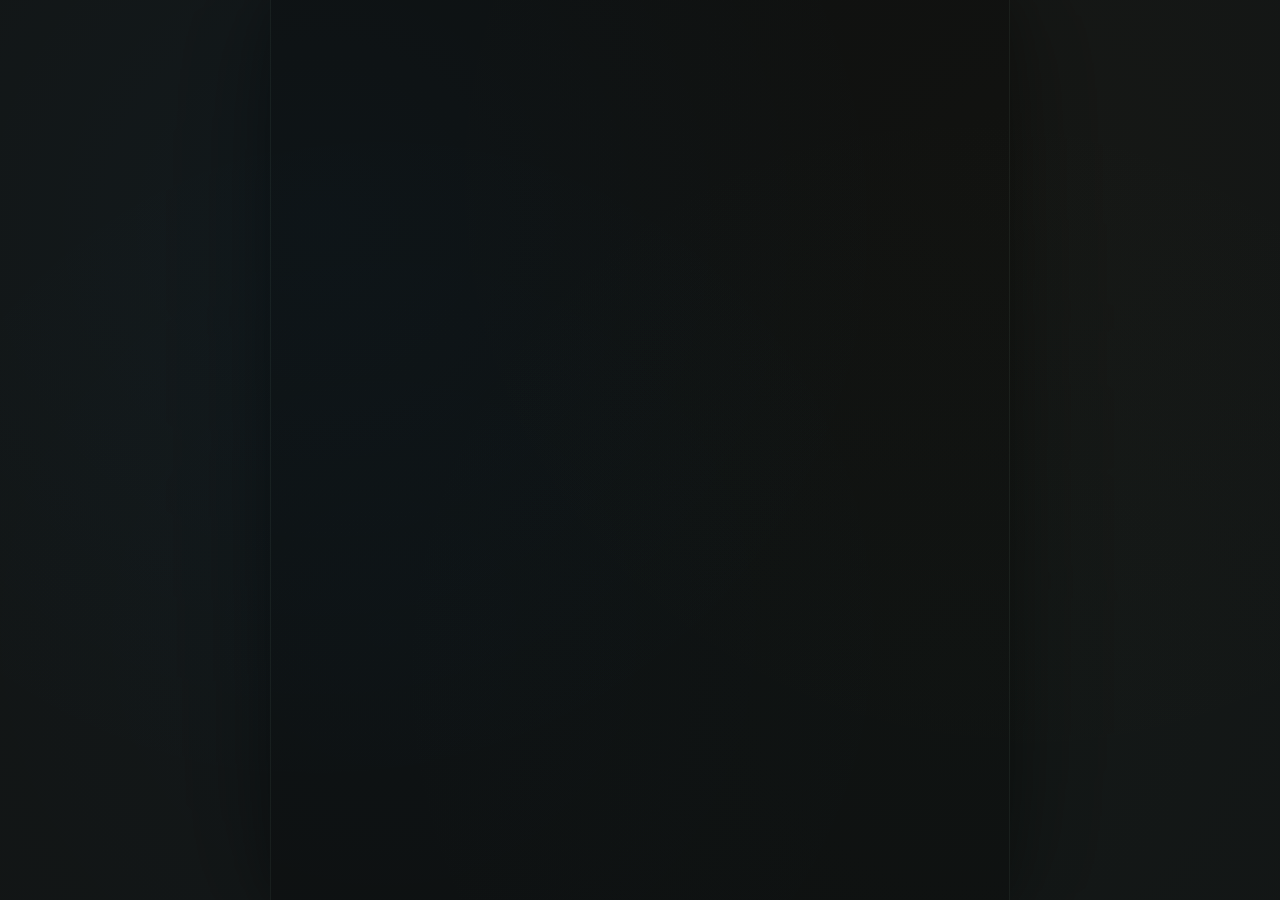
<file: checklists.html>
<!DOCTYPE html>
<html lang="en" data-theme="dark">
<head>
<meta charset="UTF-8">
<meta name="viewport" content="width=device-width,initial-scale=1,viewport-fit=cover,user-scalable=no">
<meta name="theme-color" id="tcm" content="#0e1010">
<title>Solus - Checklists</title>
<link rel="preconnect" href="https://fonts.googleapis.com">
<link rel="preconnect" href="https://fonts.gstatic.com" crossorigin>
<link href="https://fonts.googleapis.com/css2?family=Outfit:wght@300;400;500;600;700;800&display=swap" rel="stylesheet">
<link href="https://fonts.googleapis.com/css2?family=Instrument+Serif:ital@0;1&display=swap" rel="stylesheet">
<link rel="stylesheet" href="css/style.css">
<link rel="stylesheet" href="css/style2.css">
<style>
/* Page shell */
.cl-page { display:flex; flex-direction:column; height:100dvh; overflow:hidden; position:relative; z-index:1; }
.cl-head { flex-shrink:0; padding:max(env(safe-area-inset-top,0px),14px) 20px 0; }
.cl-scroll { flex:1; overflow-y:auto; overflow-x:hidden; padding:0 20px calc(env(safe-area-inset-bottom,0px) + 32px); -webkit-overflow-scrolling:touch; }
.cl-scroll::-webkit-scrollbar { width:3px; }
.cl-scroll::-webkit-scrollbar-thumb { background:var(--s3); border-radius:2px; }

/* Lock screen */
.lock-screen { display:flex; flex-direction:column; align-items:center; justify-content:center; height:100dvh; padding:32px 24px; text-align:center; gap:12px; }
.lock-icon { font-size:52px; margin-bottom:4px; }
.lock-title { font-size:22px; font-weight:800; letter-spacing:-.6px; }
.lock-sub { font-size:14px; color:var(--muted); line-height:1.6; max-width:260px; margin-bottom:8px; }
.lock-input { width:100%; max-width:320px; height:48px; padding:14px 15px; border-radius:var(--r); border:1.5px solid var(--border); outline:none; background:var(--s0); color:var(--text); font-family:inherit; font-size:16px; text-align:center; letter-spacing:2px; transition:border-color .2s; }
.lock-input:focus { border-color:rgba(16,152,247,.45); }
.lock-btn { width:100%; max-width:320px; padding:15px; margin-top:4px; background:linear-gradient(135deg,var(--acc),#0a7ad4); color:#fff; border:none; border-radius:var(--r-lg); font-family:inherit; font-size:15px; font-weight:700; cursor:pointer; transition:opacity .2s; }
.lock-btn:active { opacity:.85; }
.lock-err { font-size:13px; color:var(--red); min-height:20px; }
.lock-back { background:none; border:none; font-family:inherit; font-size:13px; color:var(--hint); cursor:pointer; padding:8px; transition:color .15s; margin-top:4px; }
.lock-back:hover { color:var(--muted); }

/* Header */
.cl-hdr { display:flex; align-items:center; justify-content:space-between; padding:4px 0 14px; gap:8px; }
.cl-back { background:none; border:1px solid var(--border); color:var(--muted); padding:7px 14px; border-radius:var(--r); font-family:inherit; font-size:12px; font-weight:600; cursor:pointer; display:flex; align-items:center; gap:5px; transition:background .15s,color .15s; flex-shrink:0; }
.cl-back:hover { background:var(--s2); color:var(--text); }

/* Subject pills */
.subj-scroll { overflow-x:auto; overflow-y:hidden; margin-bottom:10px; padding-bottom:3px; -webkit-overflow-scrolling:touch; }
.subj-scroll::-webkit-scrollbar { height:2px; }
.subj-scroll::-webkit-scrollbar-thumb { background:var(--s3); border-radius:2px; }
.subj-pills { display:flex; gap:6px; width:max-content; padding:2px 2px 4px; }
.subj-pill { padding:8px 16px; background:var(--s1); border:1px solid var(--border); border-radius:20px; font-size:12px; font-weight:600; color:var(--muted); cursor:pointer; white-space:nowrap; transition:all .2s; user-select:none; }
.subj-pill:hover { background:var(--s2); }
.subj-pill.act { background:var(--acc); color:#fff; border-color:var(--acc); box-shadow:0 2px 8px rgba(16,152,247,.2); }

/* Paper tabs */
.paper-tabs { display:flex; gap:6px; margin-bottom:16px; }
.paper-tab { flex:1; padding:10px; background:var(--s1); border:1.5px solid var(--border); border-radius:var(--r); font-family:inherit; font-size:12px; font-weight:700; color:var(--muted); cursor:pointer; transition:all .2s; text-align:center; }
.paper-tab:hover { background:var(--s2); }
.paper-tab.act { background:var(--acc-l); border-color:rgba(16,152,247,.35); color:var(--acc-t); }

/* Progress badges */
.prog-row { display:flex; gap:7px; margin-bottom:14px; }
.prog-badge { flex:1; background:var(--s1); border:1px solid var(--border); border-radius:var(--r); padding:10px 8px; text-align:center; }
.prog-n { font-size:22px; font-weight:800; letter-spacing:-1px; line-height:1; }
.prog-lbl { font-size:9px; color:var(--hint); text-transform:uppercase; letter-spacing:.6px; margin-top:3px; }
.prog-n.red-n { color:#cc4038; }
.prog-n.amb-n { color:#be8816; }
.prog-n.grn-n { color:#3c7250; }
.prog-n.none-n { color:var(--hint); }

/* Progress bar */
.pg-bar-wrap { height:5px; background:var(--s2); border-radius:3px; margin-bottom:16px; overflow:hidden; display:flex; gap:1px; }
.pg-bar-seg { height:100%; transition:width .5s cubic-bezier(.22,.8,.3,1); }
.pg-seg-red { background:#cc4038; }
.pg-seg-amb { background:#be8816; }
.pg-seg-grn { background:#3c7250; }

/* Legend */
.cl-legend { display:flex; gap:14px; margin-bottom:14px; flex-wrap:wrap; }
.cl-leg { display:flex; align-items:center; gap:5px; font-size:11px; color:var(--muted); }
.cl-leg-dot { width:9px; height:9px; border-radius:50%; flex-shrink:0; }

/* Exam board badge */
.exam-board-badge { display:inline-flex; align-items:center; background:var(--s2); border:1px solid var(--border); border-radius:8px; padding:4px 10px; font-size:10px; font-weight:700; color:var(--muted); margin-bottom:14px; letter-spacing:.3px; }

/* Items */
.cl-item { display:flex; align-items:flex-start; gap:12px; padding:11px 14px; background:var(--s1); border-radius:var(--r); border:1px solid var(--border); margin-bottom:5px; cursor:pointer; transition:background .15s; user-select:none; }
.cl-item:hover { background:var(--s2); }
.cl-item:active { transform:scale(.99); }
.cl-dot { width:15px; height:15px; border-radius:50%; flex-shrink:0; border:2px solid var(--s3); margin-top:1px; transition:all .2s; }
.cl-dot.red   { background:#cc4038; border-color:#cc4038; }
.cl-dot.amber { background:#be8816; border-color:#be8816; }
.cl-dot.green { background:#3c7250; border-color:#3c7250; }
.cl-txt { font-size:12px; color:var(--text); flex:1; line-height:1.65; }
.cl-txt.higher { color:var(--acc-t); }
.cl-txt.core   { color:var(--log); }

/* Desktop */
@media(min-width:1024px) {
  .cl-page { width:var(--card-w); max-width:var(--card-w); margin:0 auto; }
}
</style>
</head>
<body>

<div class="desktop-card"></div>
<div class="app-bg"><div class="pattern-bg"></div></div>

<!-- Lock screen -->
<div id="lock-screen" class="lock-screen">
  <div class="lock-icon">&#128274;</div>
  <div class="lock-title">Checklists</div>
  <div class="lock-sub">Enter your admin password to access your personalised revision checklists.</div>
  <input class="lock-input" type="password" id="lock-pw" placeholder="Password" autocomplete="off" onkeydown="if(event.key==='Enter')tryUnlock()">
  <div class="lock-err" id="lock-err"></div>
  <button class="lock-btn" onclick="tryUnlock()">Unlock</button>
  <button class="lock-back" onclick="window.location.href='resources.html'">&#8592; Back to Solus</button>
</div>

<!-- Main page (hidden until unlocked) -->
<div id="cl-page" class="cl-page" style="display:none">
  <div class="cl-head">
    <div class="cl-hdr">
      <button class="cl-back" onclick="window.location.href='resources.html'">&#8592; Solus</button>
      <span class="app-name" style="font-size:20px">Checklists<span style="color:var(--acc-t)">.</span></span>
      <button class="cl-back" onclick="confirmReset()" style="color:var(--hint);font-size:11px">Reset</button>
    </div>
    <div class="subj-scroll"><div class="subj-pills" id="subj-pills"></div></div>
    <div class="paper-tabs" id="paper-tabs"></div>
  </div>

  <div class="cl-scroll">
    <div id="board-badge"></div>
    <div class="prog-row">
      <div class="prog-badge"><div class="prog-n red-n"  id="pr-red">0</div><div class="prog-lbl">Red</div></div>
      <div class="prog-badge"><div class="prog-n amb-n"  id="pr-amb">0</div><div class="prog-lbl">Amber</div></div>
      <div class="prog-badge"><div class="prog-n grn-n"  id="pr-grn">0</div><div class="prog-lbl">Green</div></div>
      <div class="prog-badge"><div class="prog-n none-n" id="pr-none">0</div><div class="prog-lbl">Unrated</div></div>
    </div>
    <div class="pg-bar-wrap">
      <div class="pg-bar-seg pg-seg-red" id="seg-red" style="width:0%"></div>
      <div class="pg-bar-seg pg-seg-amb" id="seg-amb" style="width:0%"></div>
      <div class="pg-bar-seg pg-seg-grn" id="seg-grn" style="width:0%"></div>
    </div>
    <div class="cl-legend">
      <div class="cl-leg"><div class="cl-leg-dot" style="background:var(--s3)"></div>Tap once: Red</div>
      <div class="cl-leg"><div class="cl-leg-dot" style="background:#cc4038"></div>Tap again: Amber</div>
      <div class="cl-leg"><div class="cl-leg-dot" style="background:#be8816"></div>Tap again: Green</div>
      <div class="cl-leg"><div class="cl-leg-dot" style="background:#3c7250"></div>Tap again: Reset</div>
    </div>
    <div id="cl-list"></div>
    <div style="height:8px"></div>
  </div>
</div>

<!-- Confirm overlay -->
<div class="overlay" id="confirm-ov" onclick="if(event.target===this)closeConfirm()" style="z-index:260">
  <div class="sheet"><div class="sheet-handle"></div><div class="sheet-title" id="confirm-title">Are you sure?</div><div class="sheet-body" id="confirm-body"></div><div class="sheet-btns"><button class="btn btn-danger" id="confirm-ok" onclick="doConfirm()">Confirm</button><button class="btn btn-secondary" onclick="closeConfirm()">Cancel</button></div></div>
</div>

<script>
// ── Password hashing ───────────────────────────────────────
// The value below is SHA-256(admin_password). The plaintext password is never
// stored anywhere in the codebase. To change the password:
//   echo -n 'newpassword' | sha256sum
// and paste the hex here.
const ADMIN_HASH = '966a29606537372650b1893da50faac29fda051fa655ded2f68a2eeb460d73c4';
const LS_KEY     = 'rv_plc_conf';

async function _sha256hex(str) {
  const buf = await crypto.subtle.digest('SHA-256', new TextEncoder().encode(str));
  return Array.from(new Uint8Array(buf)).map(b => b.toString(16).padStart(2,'0')).join('');
}

const CHECKLISTS = {
  Biology: {
    examBoard: 'Edexcel GCSE Biology (1BI0) - Triple Science',
    papers: {
      'Paper 1': [
        'Describe animal and plant cells',
        'Describe specialised cells: sperm cell, egg cell, ciliated epithelial cell, root hair cell',
        'Describe how to use a microscope and prepare a cell slide',
        'Calculate the sizes of cells from the microscope and convert units',
        'Describe the difference between eukaryotic and prokaryotic cells',
        'Describe the structure of a bacterial cell and compare to animal and plant cells',
        'Describe what an enzyme is and how it works using the lock and key hypothesis',
        'Name enzymes that break down carbohydrate, protein and fats and state the products',
        'Describe factors that affect enzyme action: temperature, pH, enzyme concentration and substrate concentration',
        'Core practical: investigate the effect of pH on amylase breakdown of starch',
        'Core practical: testing foods',
        'Describe how substances move into and out of cells by diffusion, osmosis and active transport',
        'Core practical: investigate osmosis in potato cells',
        'Describe how cells divide by mitosis and explain what happens at each stage',
        'Describe how some organisms reproduce by asexual reproduction',
        'Describe how animals and plants grow and interpret percentile growth charts',
        'Describe cancer as uncontrollable cell division',
        'Describe what stem cells are, explain meristems in plants, and describe their uses in medicine',
        'Describe the structure of the nervous system including the structure of neurones',
        'Describe the pathway taken by nerve impulses in a voluntary and involuntary reflex action',
        'Explain how impulses cross the synapse',
        'Describe the functions of the cerebral cortex, cerebellum and medulla oblongata',
        'Describe how problems of the brain and spinal cord can be detected (HIGHER)',
        'Describe the parts of the eye and their functions; explain how long and short sight is corrected and how cataracts are treated',
        'Describe how gametes are produced by meiosis and compare the outcomes of mitosis and meiosis',
        'Describe the structure of DNA',
        'Core practical: describe the stages in the extraction of DNA from fruit',
        'Explain what happens during protein synthesis: transcription and translation (HIGHER)',
        'Explain what causes a mutation and how it affects the functions of proteins (HIGHER)',
        'Describe the experiments carried out by Mendel and what conclusions were made about inheritance',
        'Describe how alleles are inherited using genetic diagrams and interpret pedigree analysis charts',
        'Describe mutations and their effects',
        'Explain how blood group is inherited and what is meant by codominance',
        'Explain how sex-linked disorders are inherited and interpret pedigree charts (HIGHER)',
        'Describe what the human genome project is and how it is used in medicine',
        'Describe the causes of variation: genetic and environmental',
        'Describe the evidence for human evolution: fossils and stone tools',
        'Describe Darwin\'s theory of natural selection and apply it to observations of animal and plant evolution and antibiotic resistance',
        'Describe how Darwin developed his theory and the evidence to support it including the pentadactyl limb',
        'Describe how animals and plants have been selectively bred for improved breeds and crops',
        'Describe what tissue culture is and the advantages and disadvantages',
        'Describe how genetic engineering can be used',
        'Explain the benefits and risks of selective breeding and genetic engineering',
        'Explain how genetic engineering is carried out to produce insulin (HIGHER)',
        'Describe how organisms are classified into kingdoms and explain why the domain system was introduced',
        'Explain why GM crops are produced and the advantages and disadvantages',
        'Explain why fertilisers are used and explain how biological control is used to improve the growth of crops',
        'Define the WHO definition of health',
        'Describe the difference between communicable and non-communicable disease and give examples',
        'Describe causes of deficiency diseases, malnutrition and obesity and the effects on health including heart disease',
        'Describe the effects of smoking on the heart and excess alcohol on the liver and the treatments for heart disease',
        'Describe how pathogens transmit disease and the symptoms: cholera, TB, malaria, chalara ash dieback, HIV',
        'Describe the life cycle of viruses and how we can compare the effects using bacterial lawn plates',
        'Describe STIs: chlamydia and HIV, how they are spread, prevention and treatment',
        'Describe the chemical and physical barriers to prevent invading pathogens',
        'Describe the plant defences to pathogens and how distribution analysis is used to identify plant diseases',
        'Describe the specific immune system and how it kills pathogens',
        'Describe how vaccines work to prevent disease',
        'Describe what antibiotics are and how they are used to kill bacteria',
        'Core practical: investigate antibiotics using aseptic technique',
        'Explain what monoclonal antibodies are and how they are used (HIGHER)',
        'Describe the stages in development of new drugs'
      ],
      'Paper 2': [
        'Describe photosynthesis and give the word and chemical equation',
        'Describe the structure of the leaf and explain how it is adapted to carry out photosynthesis and how stomata open and close',
        'Describe the factors that affect the rate of photosynthesis and interpret graphs; state what is meant by a limiting factor',
        'Calculate light intensity using the inverse square law (HIGHER)',
        'Core practical: investigate the effect of light intensity on rate of photosynthesis in pondweed and algae balls',
        'Describe how substances are transported in plants through xylem and phloem by transpiration and translocation',
        'Describe factors that affect the rate of transpiration',
        'Explain how plants are adapted to extreme environments',
        'Explain the effects of plant hormones on phototropism and gravitropism',
        'Explain how plant hormones are used in rooting powders, weedkillers and fruit ripening (HIGHER)',
        'Describe what hormones are and name key hormones and glands',
        'Describe the effect of thyroxine on metabolic rate and how it is controlled by negative feedback; describe the effect of adrenalin on the fight or flight response (HIGHER)',
        'Describe the events in the menstrual cycle and the role of oestrogen and progesterone',
        'Describe the interaction of the female sex hormones and how they control the menstrual cycle; explain how levels are controlled by negative feedback (HIGHER)',
        'Explain how hormones are used to assist in fertility treatments (HIGHER)',
        'Discuss different methods of contraception and their success rates',
        'Describe the role of insulin and the difference between type I and type II diabetes and how they are treated',
        'Describe the link between type II diabetes and obesity and how BMI and waist to hip ratio are used as measures of obesity',
        'Describe how the body controls temperature (thermoregulation)',
        'Describe the structure of the urinary system and how to treat kidney failure',
        'Describe how the body controls water levels (osmoregulation)',
        'Describe what happens in the nephron: filtration and reabsorption',
        'Explain the role of ADH and how it affects the nephrons (HIGHER)',
        'Describe the factors affecting the rate of diffusion',
        'Describe the components of blood and how red blood cells are adapted to carry oxygen',
        'Describe the structure and function of blood vessels',
        'Describe the structure and function of the heart',
        'Calculate heart rate and compare in a fit and unfit person',
        'Calculate surface area to volume ratio and explain how it affects gas exchange and diffusion',
        'Describe aerobic respiration and anaerobic respiration and compare the outcomes',
        'Describe the effects of exercise on anaerobic respiration',
        'Core practical: investigate respiration rate in small organisms',
        'Describe the interaction of organisms in an ecosystem by interpreting food webs',
        'Explain how ecosystems are made of interactions between biotic and abiotic factors',
        'Describe how energy is transferred through ecosystems and interpret pyramids of biomass',
        'Core practical: describe how to sample populations using quadrats and line transects',
        'Describe parasitic and mutualistic relationships and give examples',
        'Describe human impacts on biodiversity: fish farming, introducing non-indigenous species and eutrophication',
        'Explain how we can preserve biodiversity',
        'Describe the water cycle and how water can be treated to make it potable',
        'Describe the carbon cycle',
        'Describe the nitrogen cycle including the role of bacteria',
        'Explain what is meant by an indicator species and how it is used to assess pollution levels (HIGHER)',
        'Describe what is meant by food security and the factors that affect it',
        'Describe the factors affecting the rate of decomposition'
      ]
    }
  },

  Chemistry: {
    examBoard: 'Edexcel GCSE Chemistry (1CH0) - Triple Science',
    papers: {
      'Paper 1': [
        'Describe the particle model in solids, liquids and gases; name changes of state and describe how particle arrangement and movement changes',
        'Describe the difference between elements, compounds and mixtures, and how melting point shows a pure substance or mixture',
        'Describe how to separate substances in a mixture: filtration, crystallisation, distillation and chromatography including Rf values',
        'Core practical: investigating distillation and chromatography to separate inks',
        'Describe the stages in purifying water to make it potable',
        'Describe the structure of an atom and state the number of protons, electrons and neutrons',
        'Describe what is meant by an isotope',
        'Calculate the relative atomic mass of isotopes (HIGHER)',
        'Describe how the periodic table is arranged and how Mendeleev left gaps for undiscovered elements',
        'Describe the relationship between the group number and period and the electronic arrangement of the atom',
        'Describe how electrons are arranged in shells around the nucleus and state the electronic configuration',
        'Describe ionic and covalent bonding',
        'Describe the properties of ionic compounds and explain the conduction of electricity and melting points with reference to structure and bonding',
        'Describe structure and properties of simple molecular substances',
        'Describe structure and properties of allotropes of carbon: diamond, graphite, graphene and fullerenes',
        'Describe structure and bonding in metals and explain properties',
        'Evaluate bonding models',
        'Describe acids and bases (alkalis) and the colour they go with different indicators: universal indicator, litmus, phenolphthalein, methyl orange',
        'Describe neutralisation reactions and how pH changes during neutralisation',
        'Explain how acidity changes with the number of H+ ions (HIGHER)',
        'Explain the difference between dilute/concentrated and strong/weak acids in terms of H+ ions and pH (HIGHER)',
        'Core practical: describe how to prepare a pure dry soluble salt',
        'Core practical: investigate neutralisation',
        'Describe how to carry out a titration',
        'Explain how the pH changes during a neutralisation reaction',
        'Describe the reactions between metals and acids and metal carbonate and acids; test for hydrogen and carbon dioxide gas',
        'Write an ionic equation including half equations showing oxidation and reduction (HIGHER)',
        'Describe a precipitation reaction and use the solubility rules to predict which substance would form a precipitate',
        'Calculate the relative formula mass',
        'Deduce the empirical formula from the molecular formula and calculate empirical formula from reacting masses',
        'Calculate the number of moles in a substance and the number of particles (HIGHER)',
        'Deduce the limiting reactant in a balanced chemical equation by calculating the number of moles (HIGHER)',
        'Calculate the maximum mass of a product or mass of reactant needed during a chemical reaction',
        'Deduce the balanced chemical equation using the ratio of moles from the reacting masses (HIGHER)',
        'Describe what is meant by electrolysis and what happens during electrolysis',
        'Explain the reactions occurring at each electrode in terms of oxidation and reduction; write half equations (HIGHER)',
        'Core practical: investigate the electrolysis of copper sulfate using graphite and copper electrodes',
        'Describe the order of reactivity of metals and how it is used to determine the extraction method from their ores',
        'Describe how extracting metals is an example of oxidation and reduction',
        'Give the advantages and disadvantages of recycling metals; describe factors used to determine life cycle assessment',
        'Describe what a reversible reaction is and what is meant by dynamic equilibrium',
        'Describe the Haber process as an example of a reversible reaction',
        'Explain the conditions that affect the position of equilibrium during a reversible reaction (HIGHER)',
        'Describe the typical properties of transition metals',
        'Describe what corrosion is; describe conditions needed for iron to rust and explain how rusting can be prevented',
        'Describe what is meant by electroplating and how it is done (HIGHER)',
        'Describe what an alloy is and explain why alloys are stronger than the pure metal',
        'Describe why different alloys are chosen for different uses',
        'Calculate percentage yield; explain why actual yield is always less than expected',
        'Calculate atom economy (HIGHER)',
        'Calculate concentration of a solution (HIGHER)',
        'Carry out a titration (core practical)',
        'Calculate concentration of unknown solution from the titration results (HIGHER)',
        'Calculate the molar volume of a gas (HIGHER)',
        'Describe the difference between laboratory and industrial methods of making fertilisers',
        'Describe how ammonia is made in the Haber process',
        'Describe a simple chemical cell and explain why batteries go flat; describe a hydrogen fuel cell',
        'Explain the reactions in a hydrogen fuel cell (HIGHER)'
      ],
      'Paper 2': [
        'Describe the physical and chemical properties of Group 1 metals and describe their reaction with water',
        'Describe how reactivity increases as you go down the group and explain this in terms of electronic configuration',
        'Describe the physical and chemical properties of Group 7 halogens',
        'Explain the trend in reactivity in terms of electronic configuration',
        'Describe how a more reactive halogen displaces a less reactive halogen',
        'Explain displacement reactions in terms of oxidation and reduction',
        'Describe the physical and chemical properties of Group 0 noble gases',
        'Describe what happens during a chemical reaction in terms of kinetic theory and reacting particles',
        'Describe how to measure the rate of a chemical reaction',
        'Interpret graphs of rates of reaction and calculate the rate of a reaction',
        'Explain factors affecting rates of reaction using kinetic theory: temperature, concentration, surface area',
        'Describe what a catalyst is and explain how it speeds up a chemical reaction; interpret reaction profiles',
        'Core practical: investigating rates of reaction',
        'Describe an exothermic and endothermic reaction',
        'Draw and label a reaction profile for an exothermic and endothermic reaction',
        'Explain what happens during a chemical reaction in terms of bond breaking and bond making',
        'Calculate the overall energy change using bond energies (HIGHER)',
        'Describe crude oil as a mixture of hydrocarbons',
        'Describe how crude oil is separated by fractional distillation into fractions with different uses',
        'Describe how the properties of the fractions change as you go up the column',
        'Describe the homologous series of alkanes and name the first four; give their molecular and structural formulas',
        'Describe complete and incomplete combustion of alkanes and the problems of incomplete combustion',
        'Describe the problems of burning fossil fuels: greenhouse effect and acid rain',
        'Describe how long-chain hydrocarbons can be cracked to make shorter more useful fuels',
        'Compare hydrogen and petrol as fuels',
        'Describe the composition of the Earth\'s early atmosphere and the evidence',
        'Explain how the Earth\'s atmosphere changed, giving reasons',
        'Describe the test for oxygen gas',
        'Describe how the greenhouse effect causes global warming; evaluate the evidence for increasing CO2 concentration',
        'Describe the effects of climate change and how we can limit the impact',
        'Describe the difference between alkanes and alkenes and describe their reactions',
        'Describe how ethanol is produced by fermentation and how it is made more concentrated by fractional distillation',
        'Describe the homologous series of alcohols',
        'Core practical: compare the combustion of alcohols',
        'Describe the homologous series of carboxylic acids',
        'Describe addition polymerisation and show how a monomer becomes a polymer including an equation',
        'Describe how the properties of polymers make them suitable for different uses',
        'Explain how esters are formed by condensation polymerisation (HIGHER)',
        'Describe the tests for metal ions: flame tests, flame photometry and sodium hydroxide precipitate',
        'Describe the tests for carbonate, sulfate and halide ions',
        'Core practical: identifying ions',
        'Describe how materials are chosen for particular uses depending upon their properties',
        'Describe what a composite material is and how they are chosen for a given use',
        'Describe what a nanoparticle is and some uses and possible risks'
      ]
    }
  },

  Physics: {
    examBoard: 'Edexcel GCSE Physics (1PH0) - Single Science',
    papers: {
      'Topics 1 to 3': [
        'T1: Recall and use the SI unit for physical quantities as listed in the specification',
        'T1: Recall and use multiples and sub-multiples of units including G, M, k, c, m, u and n',
        'T1: Be able to convert between different units, including hours to seconds',
        'T1: Use significant figures and standard form where appropriate',
        'T2: Recall and use: speed (m/s) = distance (m) divided by time (s)',
        'T2: Analyse distance/time graphs including determination of speed from the gradient',
        'T2: Recall and use the equation: a = (v minus u) divided by t',
        'T2: Analyse velocity/time graphs: calculate acceleration from gradient; find distance from area',
        'T2: Recall Newton\'s First, Second, and Third Laws and apply them correctly',
        'T2: Recall and use Newton\'s Second Law: F = m x a',
        'T2: Define weight; recall and use W = m x g',
        'T2: Define momentum; recall and use p = m x v (HT)',
        'T2: Recall that stopping distance = thinking distance + braking distance',
        'T2: Core Practical: Investigate the relationship between force, mass and acceleration',
        'T3: Recall and use GPE = m x g x h',
        'T3: Recall and use KE = 0.5 x m x v squared',
        'T3: Explain conservation of energy; describe how energy is dissipated',
        'T3: Recall and use: efficiency = useful energy / total energy supplied',
        'T3: Describe the main energy sources; compare renewable and non-renewable uses'
      ],
      'Topics 4 to 7': [
        'T4: Recall that waves transfer energy without transferring matter',
        'T4: Recall and use v = f x lambda',
        'T4: Describe longitudinal and transverse waves with examples',
        'T4: Describe reflection, refraction, transmission and absorption of waves',
        'T5: Explain reflection, refraction, and total internal reflection with ray diagrams',
        'T5: Recall the EM spectrum from radio waves to gamma rays; know uses and hazards',
        'T5: Recall that all EM waves travel at 3 x 10^8 m/s in a vacuum',
        'T5: Core Practical: Investigate how surface affects thermal radiation absorbed or emitted',
        'T6a: Describe the structure of the atom; define isotope',
        'T6a: Compare alpha, beta, and gamma radiation in terms of penetration and ionisation',
        'T6a: Explain what background radiation is and describe its sources',
        'T6b: Explain what half-life is; use it in simple calculations including from graphs',
        'T6b: Describe uses of radioactivity in medicine and industry',
        'T6b: Explain fission of U-235 and the principle of a controlled nuclear chain reaction (Phy only)',
        'T6b: Describe nuclear fusion and explain why conditions are difficult to achieve (Phy only)',
        'T7: Recall the order of the eight planets from the Sun (Phy only)',
        'T7: Describe evidence for the Big Bang: red-shift and CMB radiation (Phy only)',
        'T7: Describe the life cycle of stars of different masses (Phy only)'
      ]
    }
  }
};

// ── State ─────────────────────────────────────────────────
let curSubj  = 'Biology';
let curPaper = Object.keys(CHECKLISTS.Biology.papers)[0];
let conf     = {};
let confirmCb = null;

// ── Theme ─────────────────────────────────────────────────
function applyTheme() {
  let t = 'dark';
  try { t = localStorage.getItem('rv_theme') || 'dark'; } catch(e) {}
  document.documentElement.setAttribute('data-theme', t);
  const m = document.getElementById('tcm');
  if (m) m.content = t === 'dark' ? '#0e1010' : '#f2f2ed';
}

// ── Lock ──────────────────────────────────────────────────
async function tryUnlock() {
  const pw  = document.getElementById('lock-pw');
  const err = document.getElementById('lock-err');
  if (!pw) return;
  const btn = document.querySelector('.lock-btn');
  if (btn) { btn.disabled = true; btn.textContent = 'Checking…'; }
  const inputHash = await _sha256hex(pw.value);
  if (btn) { btn.disabled = false; btn.textContent = 'Unlock'; }
  if (inputHash === ADMIN_HASH) {
    try { sessionStorage.setItem('sv_admin', '1'); } catch(e) {}
    pw.value = '';
    showApp();
  } else {
    if (err) err.textContent = 'Incorrect password';
    pw.value = '';
    pw.style.animation = 'none';
    requestAnimationFrame(() => { pw.style.animation = 'shake .3s ease'; });
    setTimeout(() => { if (err) err.textContent = ''; }, 2000);
  }
}

function showApp() {
  document.getElementById('lock-screen').style.display = 'none';
  document.getElementById('cl-page').style.display = 'flex';
  loadConf();
  buildSubjPills();
  render();
}

// ── Persistence ───────────────────────────────────────────
function loadConf() {
  try { conf = JSON.parse(localStorage.getItem(LS_KEY) || '{}'); } catch(e) { conf = {}; }
}
function saveConf() {
  try { localStorage.setItem(LS_KEY, JSON.stringify(conf)); } catch(e) {}
}

// ── Subject pills ─────────────────────────────────────────
function buildSubjPills() {
  const wrap = document.getElementById('subj-pills');
  if (!wrap) return;
  wrap.innerHTML = Object.keys(CHECKLISTS).map(s =>
    `<div class="subj-pill${s === curSubj ? ' act' : ''}" onclick="switchSubj('${s}')">${s}</div>`
  ).join('');
}
function switchSubj(s) {
  curSubj  = s;
  curPaper = Object.keys(CHECKLISTS[s].papers)[0];
  buildSubjPills();
  render();
}

// ── Render ────────────────────────────────────────────────
function esc(s) {
  return String(s).replace(/&/g,'&amp;').replace(/</g,'&lt;').replace(/>/g,'&gt;').replace(/"/g,'&quot;');
}

function render() {
  const data   = CHECKLISTS[curSubj];
  const papers = Object.keys(data.papers);

  const pt = document.getElementById('paper-tabs');
  if (pt) pt.innerHTML = papers.map(p =>
    `<button class="paper-tab${p === curPaper ? ' act' : ''}" onclick="switchPaper(this,'${esc(p)}')">${p}</button>`
  ).join('');

  const bb = document.getElementById('board-badge');
  if (bb) bb.innerHTML = `<div class="exam-board-badge">${esc(data.examBoard)}</div>`;

  const items    = data.papers[curPaper] || [];
  const confKey  = `${curSubj}::${curPaper}`;
  const itemConf = conf[confKey] || {};

  let red = 0, amb = 0, grn = 0, none = 0;
  items.forEach((_, i) => {
    const c = itemConf[i] || '';
    if      (c === 'red')   red++;
    else if (c === 'amber') amb++;
    else if (c === 'green') grn++;
    else                    none++;
  });
  const total = items.length;
  document.getElementById('pr-red').textContent  = red;
  document.getElementById('pr-amb').textContent  = amb;
  document.getElementById('pr-grn').textContent  = grn;
  document.getElementById('pr-none').textContent = none;

  const pct = v => total > 0 ? (v / total * 100).toFixed(1) + '%' : '0%';
  document.getElementById('seg-red').style.width = pct(red);
  document.getElementById('seg-amb').style.width = pct(amb);
  document.getElementById('seg-grn').style.width = pct(grn);

  const list = document.getElementById('cl-list');
  if (!list) return;
  list.innerHTML = items.map((txt, i) => {
    const c   = itemConf[i] || '';
    const isH = txt.includes('(HIGHER)') || txt.includes('(HT)') || txt.includes('Phy only)');
    const isC = txt.toLowerCase().startsWith('core practical');
    const cls = isH ? 'higher' : isC ? 'core' : '';
    const display = txt
      .replace(' (HIGHER)', ' \u2605')
      .replace(' (HT)', ' \u2605')
      .replace('(HIGHER)', ' \u2605');
    return `<div class="cl-item" onclick="cycleItem('${esc(confKey)}',${i},this)">
      <div class="cl-dot${c ? ' '+c : ''}"></div>
      <div class="cl-txt${cls ? ' '+cls : ''}">${esc(display)}</div>
    </div>`;
  }).join('');
}

function switchPaper(btn, p) {
  curPaper = p;
  document.querySelectorAll('.paper-tab').forEach(b => b.classList.remove('act'));
  btn.classList.add('act');
  render();
}

function cycleItem(confKey, idx, el) {
  if (!conf[confKey]) conf[confKey] = {};
  const cur  = conf[confKey][idx] || '';
  const next = { '':'red', 'red':'amber', 'amber':'green', 'green':'' }[cur];
  if (next) conf[confKey][idx] = next; else delete conf[confKey][idx];
  saveConf();
  const dot = el.querySelector('.cl-dot');
  if (dot) dot.className = 'cl-dot' + (next ? ' '+next : '');
  updateCounts(confKey);
}

function updateCounts(confKey) {
  const items    = CHECKLISTS[curSubj].papers[curPaper] || [];
  const itemConf = conf[confKey] || {};
  let red=0, amb=0, grn=0, none=0;
  items.forEach((_, i) => {
    const c = itemConf[i] || '';
    if      (c==='red')   red++;
    else if (c==='amber') amb++;
    else if (c==='green') grn++;
    else                  none++;
  });
  const total = items.length;
  document.getElementById('pr-red').textContent  = red;
  document.getElementById('pr-amb').textContent  = amb;
  document.getElementById('pr-grn').textContent  = grn;
  document.getElementById('pr-none').textContent = none;
  const pct = v => total > 0 ? (v / total * 100).toFixed(1) + '%' : '0%';
  document.getElementById('seg-red').style.width = pct(red);
  document.getElementById('seg-amb').style.width = pct(amb);
  document.getElementById('seg-grn').style.width = pct(grn);
}

// ── Reset ─────────────────────────────────────────────────
function confirmReset() {
  openConfirm('Reset all checklists?', 'This will clear all RAG ratings for every subject and paper. This cannot be undone.',
    () => { conf = {}; saveConf(); render(); });
}
function openConfirm(title, body, cb) {
  confirmCb = cb;
  document.getElementById('confirm-title').textContent = title;
  document.getElementById('confirm-body').textContent  = body;
  document.getElementById('confirm-ov').classList.add('open');
}
function closeConfirm() { document.getElementById('confirm-ov').classList.remove('open'); confirmCb = null; }
function doConfirm()    { const cb = confirmCb; closeConfirm(); if (cb) cb(); }

// ── Init ──────────────────────────────────────────────────
applyTheme();
let adminViaSession = false;
try { adminViaSession = sessionStorage.getItem('sv_admin') === '1'; } catch(e) {}
if (adminViaSession) { showApp(); }
</script>
</body>
</html>
</file>
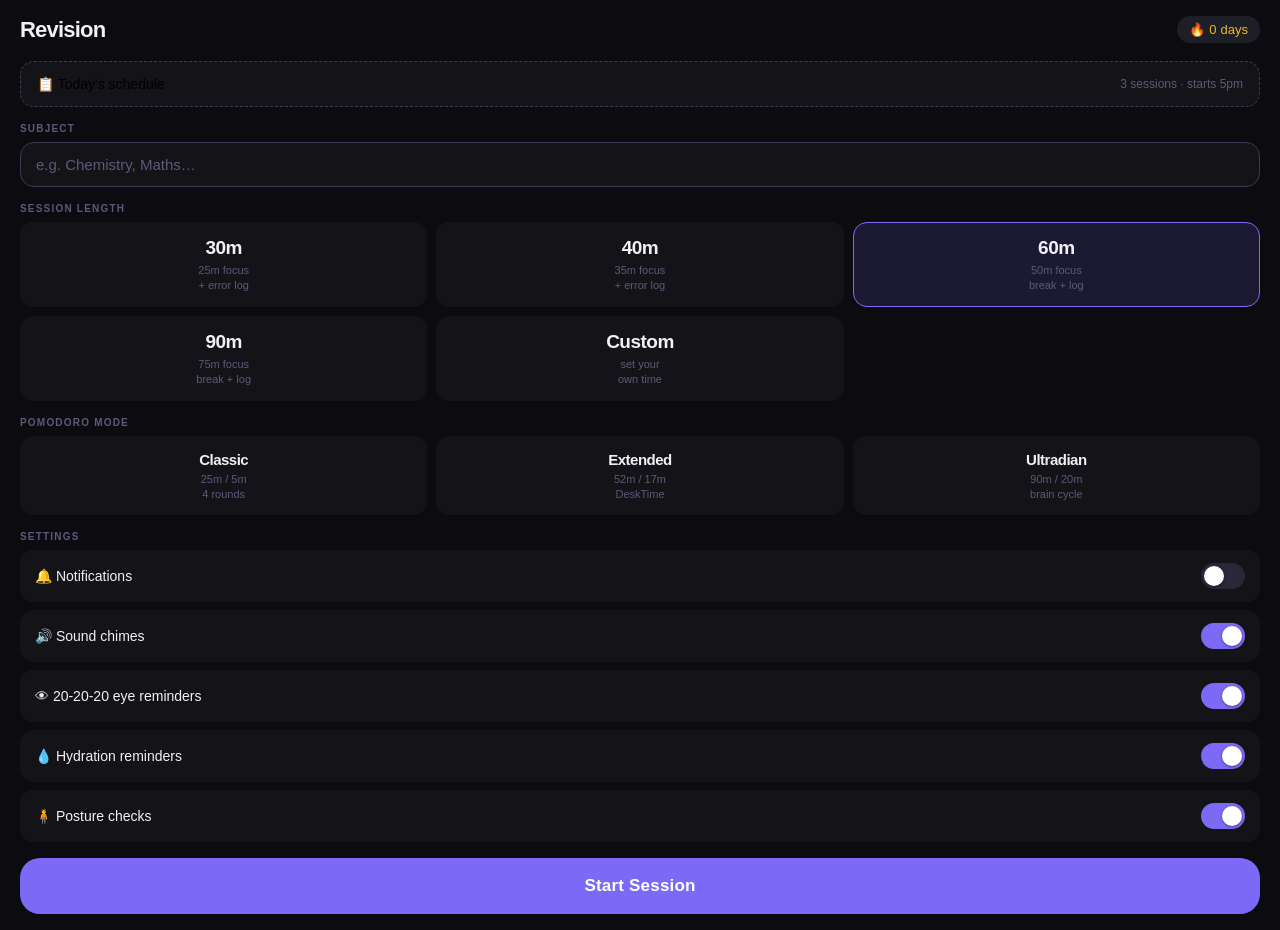
<file: revision-timer.html>
<!DOCTYPE html>
<html lang="en">
<head>
<meta charset="UTF-8">
<meta name="viewport" content="width=device-width,initial-scale=1,viewport-fit=cover,user-scalable=no">
<meta name="apple-mobile-web-app-capable" content="yes">
<meta name="apple-mobile-web-app-status-bar-style" content="black-translucent">
<meta name="apple-mobile-web-app-title" content="Revision">
<meta name="theme-color" content="#0c0c10">
<title>Revision Timer</title>
<style>
*{box-sizing:border-box;margin:0;padding:0;-webkit-tap-highlight-color:transparent}
:root{
  --bg:#0c0c10;--s1:#141418;--s2:#1e1e26;--s3:#28283a;
  --text:#f0f0f6;--muted:#5a5a7a;--hint:#3a3a52;
  --accent:#7c6af7;--accent-l:rgba(124,106,247,.15);
  --focus:#4fa3e8;--focus-l:rgba(79,163,232,.12);
  --brk:#3dba8c;--brk-l:rgba(61,186,140,.12);
  --err:#e87a4f;--err-l:rgba(232,122,79,.12);
  --warn:#f0b429;--red:#e05252;
  --r:14px;--r-lg:20px;
  --ring-c:816.814
}
html,body{background:var(--bg);color:var(--text);font-family:-apple-system,BlinkMacSystemFont,'SF Pro Text',sans-serif;min-height:100dvh;overflow-x:hidden;overscroll-behavior:none}
.screen{display:none;min-height:100dvh;padding:calc(env(safe-area-inset-top,16px) + 12px) 20px calc(env(safe-area-inset-bottom,16px) + 16px);flex-direction:column;gap:0}
.screen.active{display:flex}

/* ── SETUP ─────────────────────────────────────────── */
.hdr{display:flex;align-items:center;justify-content:space-between;padding:4px 0 18px}
.app-name{font-size:22px;font-weight:700;letter-spacing:-.8px}
.streak-chip{background:var(--s2);border-radius:20px;padding:6px 12px;font-size:13px;color:var(--warn);display:flex;align-items:center;gap:4px;cursor:pointer}
.lbl{font-size:10px;font-weight:700;letter-spacing:1.2px;text-transform:uppercase;color:var(--muted);margin:16px 0 8px}
.grid-3{display:grid;grid-template-columns:repeat(3,1fr);gap:9px}
.card{background:var(--s1);border:1.5px solid transparent;border-radius:var(--r);padding:14px 8px 12px;text-align:center;cursor:pointer;transition:border-color .15s,background .15s;user-select:none}
.card:active{transform:scale(.97)}
.card.sel{border-color:var(--accent);background:var(--accent-l)}
.card .cd{font-size:19px;font-weight:700;letter-spacing:-.5px}
.card .cs{font-size:11px;color:var(--muted);margin-top:4px;line-height:1.4}
.card.pomo-sel{border-color:var(--focus);background:var(--focus-l)}
.card.pomo-sel .cd,.card.pomo-sel .cs{color:var(--focus)}

.info-box{background:var(--s1);border-left:2px solid var(--focus);border-radius:0 var(--r) var(--r) 0;padding:12px 14px;font-size:13px;color:var(--muted);line-height:1.65;margin-top:8px;display:none}
.info-box b{color:var(--focus);font-weight:600}
.schedule-btn{width:100%;background:var(--s1);border:1.5px dashed var(--hint);border-radius:var(--r);padding:14px 16px;display:flex;align-items:center;justify-content:space-between;cursor:pointer;margin-bottom:2px}
.schedule-btn .sb-left{font-size:14px;font-weight:500}
.schedule-btn .sb-right{font-size:12px;color:var(--muted)}
.tinput{width:100%;background:var(--s1);border:1.5px solid var(--hint);border-radius:var(--r);padding:13px 15px;font-size:15px;color:var(--text);outline:none;font-family:inherit}
.tinput::placeholder{color:var(--muted)}
.tinput:focus{border-color:var(--accent)}
.row-toggle{display:flex;align-items:center;justify-content:space-between;background:var(--s1);border-radius:var(--r);padding:13px 15px;margin-bottom:8px;font-size:14px;color:var(--text)}
.tgl{width:44px;height:26px;background:var(--s3);border-radius:13px;position:relative;cursor:pointer;transition:background .2s;flex-shrink:0}
.tgl.on{background:var(--accent)}
.tgl::after{content:'';position:absolute;width:20px;height:20px;background:#fff;border-radius:50%;top:3px;left:3px;transition:left .2s;box-shadow:0 1px 3px rgba(0,0,0,.4)}
.tgl.on::after{left:21px}
.custom-row{display:grid;grid-template-columns:1fr 1fr;gap:9px;display:none}
.btn-start{width:100%;padding:18px;border:none;border-radius:var(--r-lg);background:var(--accent);color:#fff;font-size:17px;font-weight:700;cursor:pointer;letter-spacing:.2px;margin-top:auto;flex-shrink:0}
.btn-start:active{transform:scale(.98);opacity:.9}

/* ── TIMER ─────────────────────────────────────────── */
.t-top{display:flex;align-items:center;justify-content:space-between;padding:4px 0 8px}
.phase-pill{padding:6px 13px;border-radius:20px;font-size:12px;font-weight:700;letter-spacing:.3px}
.pp-focus{background:var(--focus-l);color:var(--focus)}
.pp-break{background:var(--brk-l);color:var(--brk)}
.pp-log{background:var(--err-l);color:var(--err)}
.subj-tag{font-size:13px;color:var(--muted);max-width:150px;overflow:hidden;text-overflow:ellipsis;white-space:nowrap}
.btn-ghost{background:none;border:none;color:var(--muted);font-size:13px;cursor:pointer;padding:4px 0}

.pdots{display:flex;gap:6px;align-items:center;margin:4px 0 10px}
.pdot{width:6px;height:6px;border-radius:50%;background:var(--hint);flex-shrink:0;transition:all .3s}
.pdot.active{width:18px;border-radius:3px}
.pdot.done{background:var(--accent)}

.ring-wrap{position:relative;width:min(290px,76vw);height:min(290px,76vw);margin:0 auto}
.ring-svg{width:100%;height:100%}
circle.track{fill:none;stroke:var(--s2);stroke-width:11}
circle.prog{fill:none;stroke-linecap:round;stroke-width:11;transition:stroke-dashoffset 1s linear,stroke .4s}

.flow-bar{width:100%;background:rgba(240,180,41,.08);border:1px solid rgba(240,180,41,.25);border-radius:var(--r);padding:12px 14px;display:none;align-items:center;justify-content:space-between;gap:10px;margin:4px 0}
.flow-bar.vis{display:flex}
.flow-bar span{font-size:13px;color:var(--warn)}
.btn-extend{background:rgba(240,180,41,.18);border:none;border-radius:9px;color:var(--warn);font-size:13px;font-weight:700;padding:8px 13px;cursor:pointer;white-space:nowrap}

.badges{display:flex;gap:8px;min-height:34px;overflow:hidden}
.badge{background:var(--s1);border-radius:10px;padding:7px 12px;font-size:12px;color:var(--muted);opacity:0;transform:translateY(4px);transition:opacity .4s,transform .4s;pointer-events:none;white-space:nowrap}
.badge.show{opacity:1;transform:translateY(0);pointer-events:auto}

.t-ctrls{display:flex;gap:10px;flex-shrink:0}
.btn-c{flex:1;padding:16px 8px;border:none;border-radius:var(--r);font-size:15px;font-weight:600;cursor:pointer;font-family:inherit}
.btn-c:active{transform:scale(.97)}
.bc-pause{background:var(--s2);color:var(--text)}
.bc-skip{background:var(--s1);color:var(--muted)}
.bc-end{background:rgba(224,82,82,.1);color:var(--red)}

/* ── BREAK ─────────────────────────────────────────── */
#break-screen{align-items:center;justify-content:space-between;text-align:center}
.brk-top{width:100%;display:flex;align-items:center;justify-content:space-between;padding:4px 0}
.brk-hero{flex:1;display:flex;flex-direction:column;align-items:center;justify-content:center;gap:16px}
.breathe-ring{width:min(180px,50vw);height:min(180px,50vw);border-radius:50%;border:1.5px solid rgba(61,186,140,.3);display:flex;align-items:center;justify-content:center;position:relative}
.breathe-ring::before{content:'';position:absolute;inset:-1px;border-radius:50%;background:radial-gradient(circle,rgba(61,186,140,.12),transparent 70%);animation:b-scale 8s ease-in-out infinite}
.breathe-ring::after{content:'';position:absolute;inset:14px;border-radius:50%;border:1px solid rgba(61,186,140,.15);animation:b-scale 8s ease-in-out infinite .2s}
@keyframes b-scale{0%,100%{transform:scale(.88);opacity:.6}50%{transform:scale(1.08);opacity:1}}
.brk-time{font-size:52px;font-weight:200;letter-spacing:-2.5px;font-variant-numeric:tabular-nums}
.brk-label{font-size:14px;color:var(--brk)}
.brk-ctrls{width:100%;display:flex;gap:10px;flex-shrink:0}

/* ── ERROR LOG ─────────────────────────────────────── */
.el-prompt{background:var(--s1);border-radius:var(--r);padding:13px 15px;font-size:13px;color:var(--muted);line-height:1.65;margin-bottom:4px}
.el-prompt strong{color:var(--err);font-weight:600}
.energy-row{display:flex;gap:7px;justify-content:space-between}
.e-btn{flex:1;padding:12px 4px;background:var(--s1);border:1.5px solid transparent;border-radius:var(--r);font-size:22px;cursor:pointer;text-align:center;transition:all .15s}
.e-btn:active{transform:scale(.95)}
.e-btn.sel{border-color:var(--accent);background:var(--accent-l)}
.tarea{width:100%;background:var(--s1);border:1.5px solid var(--hint);border-radius:var(--r);padding:13px 15px;font-size:14px;color:var(--text);outline:none;resize:none;font-family:inherit;line-height:1.65;min-height:110px}
.tarea:focus{border-color:var(--err)}
.tarea::placeholder{color:var(--muted)}
.btn-skip{width:100%;padding:14px;border:none;background:none;color:var(--muted);font-size:14px;cursor:pointer;font-family:inherit}

/* ── STATS ─────────────────────────────────────────── */
.s-grid{display:grid;grid-template-columns:1fr 1fr;gap:10px;margin-bottom:14px}
.scard{background:var(--s1);border-radius:var(--r);padding:14px 15px}
.scard-lbl{font-size:12px;color:var(--muted);margin-bottom:5px}
.scard-val{font-size:28px;font-weight:700;letter-spacing:-.5px}
.scard-unit{font-size:11px;color:var(--muted);margin-top:1px}
.hist-item{display:flex;align-items:center;justify-content:space-between;padding:10px 0;border-bottom:1px solid rgba(255,255,255,.05);font-size:14px}
.hist-item:last-child{border:none}
.hi-sub{font-size:11px;color:var(--muted);margin-top:2px}

/* ── SCROLLABLE CONTENT ────────────────────────────── */
.scroll-area{flex:1;overflow-y:auto;-webkit-overflow-scrolling:touch}
.scroll-area::-webkit-scrollbar{display:none}
</style>
</head>
<body>

<!-- ═══════════════════════════════ SETUP ══════════════════════════════════ -->
<div class="screen active" id="setup-screen">
  <div class="hdr">
    <span class="app-name">Revision</span>
    <div class="streak-chip" id="streak-chip" onclick="goStats()">🔥 <span id="streak-num">0</span> days</div>
  </div>

  <div class="scroll-area">
    <button class="schedule-btn" onclick="startScheduleMode()">
      <div class="sb-left">📋 Today's schedule</div>
      <div class="sb-right">3 sessions · starts 5pm</div>
    </button>

    <div class="lbl">Subject</div>
    <input class="tinput" id="subj" type="text" placeholder="e.g. Chemistry, Maths…" autocomplete="off" spellcheck="false">

    <div class="lbl">Session length</div>
    <div class="grid-3" id="type-grid">
      <div class="card" data-t="30" onclick="selType(this)">
        <div class="cd">30m</div>
        <div class="cs">25m focus<br>+ error log</div>
      </div>
      <div class="card" data-t="40" onclick="selType(this)">
        <div class="cd">40m</div>
        <div class="cs">35m focus<br>+ error log</div>
      </div>
      <div class="card sel" data-t="60" onclick="selType(this)">
        <div class="cd">60m</div>
        <div class="cs">50m focus<br>break + log</div>
      </div>
      <div class="card" data-t="90" onclick="selType(this)">
        <div class="cd">90m</div>
        <div class="cs">75m focus<br>break + log</div>
      </div>
      <div class="card" data-t="custom" onclick="selType(this)">
        <div class="cd">Custom</div>
        <div class="cs">set your<br>own time</div>
      </div>
    </div>

    <div class="custom-row" id="custom-row" style="margin-top:9px">
      <input class="tinput" id="cust-focus" type="number" min="5" max="180" placeholder="Focus mins">
      <input class="tinput" id="cust-break" type="number" min="0" max="60" placeholder="Break mins (0=none)">
    </div>

    <div class="lbl">Pomodoro mode</div>
    <div class="grid-3" id="pomo-grid">
      <div class="card" data-t="pomo-c" onclick="selType(this)">
        <div class="cd" style="font-size:15px">Classic</div>
        <div class="cs">25m / 5m<br>4 rounds</div>
      </div>
      <div class="card" data-t="pomo-e" onclick="selType(this)">
        <div class="cd" style="font-size:15px">Extended</div>
        <div class="cs">52m / 17m<br>DeskTime</div>
      </div>
      <div class="card" data-t="pomo-u" onclick="selType(this)">
        <div class="cd" style="font-size:15px">Ultradian</div>
        <div class="cs">90m / 20m<br>brain cycle</div>
      </div>
    </div>

    <div class="info-box" id="pomo-info">
      <b>Why longer Pomodoros?</b> Standard 25-min blocks are criticised for interrupting flow state — the deep cognitive mode you want to be in. DeskTime research found the most productive workers focus for <b>52 min</b> then rest <b>17 min</b>. Ultradian rhythm (<b>90 min</b>) matches your brain's natural focus-rest cycle.<br><br>Both modes include a <b>flow check</b>: 3 min before the break, you'll be asked if you're in the zone. You can extend by 5 min without resetting the session.
    </div>

    <div class="lbl">Settings</div>
    <div class="row-toggle">
      <span>🔔 Notifications</span>
      <div class="tgl" id="tgl-notif" onclick="toggleS(this,'notif')"></div>
    </div>
    <div class="row-toggle">
      <span>🔊 Sound chimes</span>
      <div class="tgl on" id="tgl-sound" onclick="toggleS(this,'sound')"></div>
    </div>
    <div class="row-toggle">
      <span>👁 20-20-20 eye reminders</span>
      <div class="tgl on" id="tgl-eye" onclick="toggleS(this,'eye')"></div>
    </div>
    <div class="row-toggle">
      <span>💧 Hydration reminders</span>
      <div class="tgl on" id="tgl-hydra" onclick="toggleS(this,'hydra')"></div>
    </div>
    <div class="row-toggle" style="margin-bottom:0">
      <span>🧍 Posture checks</span>
      <div class="tgl on" id="tgl-posture" onclick="toggleS(this,'posture')"></div>
    </div>
    <div style="height:16px"></div>
  </div>

  <button class="btn-start" onclick="startSession()">Start Session</button>
</div>

<!-- ═══════════════════════════════ TIMER ══════════════════════════════════ -->
<div class="screen" id="timer-screen">
  <div class="t-top">
    <div class="phase-pill pp-focus" id="phase-lbl">Focus</div>
    <div class="subj-tag" id="t-subj">Revision</div>
    <button class="btn-ghost" onclick="goStats()">Stats ›</button>
  </div>

  <div class="pdots" id="pdots"></div>

  <div class="ring-wrap">
    <svg class="ring-svg" viewBox="0 0 290 290">
      <circle class="track" cx="145" cy="145" r="126"/>
      <circle class="prog" id="ring" cx="145" cy="145" r="126"
        stroke="var(--focus)"
        stroke-dasharray="791.68"
        stroke-dashoffset="0"
        transform="rotate(-90 145 145)"/>
      <text id="t-time" x="145" y="138"
        font-size="56" font-weight="200" fill="var(--text)"
        text-anchor="middle" dominant-baseline="middle"
        font-family="-apple-system,BlinkMacSystemFont,sans-serif"
        font-variant-numeric="tabular-nums">50:00</text>
      <text id="t-sub" x="145" y="172"
        font-size="13" fill="var(--muted)"
        text-anchor="middle" dominant-baseline="middle"
        font-family="-apple-system,sans-serif">Deep focus</text>
      <text id="t-sess" x="145" y="192"
        font-size="11" fill="var(--hint)"
        text-anchor="middle" dominant-baseline="middle"
        font-family="-apple-system,sans-serif">Session 1</text>
    </svg>
  </div>

  <div class="flow-bar" id="flow-bar">
    <span>🌊 In the zone? Break in 3 min</span>
    <button class="btn-extend" onclick="extendFocus()">+ 5 min</button>
  </div>

  <div class="badges" id="badges">
    <div class="badge" id="b-eye">👁 Look 20ft away — 20 secs</div>
    <div class="badge" id="b-hydra">💧 Water check</div>
    <div class="badge" id="b-posture">🧍 Posture check</div>
  </div>

  <div class="t-ctrls">
    <button class="btn-c bc-pause" id="btn-pause" onclick="togglePause()">Pause</button>
    <button class="btn-c bc-skip" onclick="skipPhase()">Skip ›</button>
    <button class="btn-c bc-end" onclick="endSession()">End</button>
  </div>
</div>

<!-- ═══════════════════════════════ BREAK ══════════════════════════════════ -->
<div class="screen" id="break-screen">
  <div class="brk-top">
    <div class="phase-pill pp-break" id="brk-lbl">Break</div>
    <button class="btn-ghost" onclick="skipPhase()">Skip ›</button>
  </div>

  <div class="brk-hero">
    <div style="font-size:16px;font-weight:500" id="brk-title">Step away from the screen</div>
    <div class="breathe-ring">
      <div style="text-align:center">
        <div style="font-size:13px;color:var(--brk)" id="brk-breathe">Breathe in…</div>
      </div>
    </div>
    <div class="brk-time" id="brk-time">05:00</div>
    <div class="brk-label" id="brk-sublabel">Hydrate · stretch · look outside</div>
  </div>

  <div class="brk-ctrls">
    <button class="btn-c bc-pause" id="brk-pause" onclick="togglePause()">Pause</button>
    <button class="btn-c bc-skip" onclick="skipPhase()">Done early</button>
  </div>
</div>

<!-- ═══════════════════════════════ ERROR LOG ══════════════════════════════ -->
<div class="screen" id="log-screen">
  <div style="font-size:20px;font-weight:700;padding:8px 0 12px;letter-spacing:-.3px">Error Log</div>

  <div class="scroll-area">
    <div class="el-prompt">
      <strong>Session complete.</strong> Note anything that tripped you up — unclear concepts, careless errors, knowledge gaps. These are your highest-value revision targets.
    </div>

    <div class="lbl">Energy this session</div>
    <div class="energy-row">
      <div class="e-btn" data-e="1" onclick="selEnergy(this)">😴</div>
      <div class="e-btn" data-e="2" onclick="selEnergy(this)">😕</div>
      <div class="e-btn" data-e="3" onclick="selEnergy(this)">😐</div>
      <div class="e-btn" data-e="4" onclick="selEnergy(this)">🙂</div>
      <div class="e-btn" data-e="5" onclick="selEnergy(this)">🔥</div>
    </div>

    <div class="lbl">Errors & gaps</div>
    <textarea class="tarea" id="log-errors" placeholder="e.g. Couldn't recall Le Chatelier's principle · mixed up ionic vs covalent · wrong formula for momentum…"></textarea>

    <div class="lbl">Review targets for next time</div>
    <textarea class="tarea" id="log-review" placeholder="e.g. Re-read equilibrium chapter · practice mole calculations · flashcards on definitions…" style="min-height:90px"></textarea>
    <div style="height:8px"></div>
  </div>

  <button class="btn-start" style="background:var(--err)" onclick="doneLog()">Save &amp; Continue</button>
  <button class="btn-skip" onclick="doneLog(true)">Skip error log</button>
</div>

<!-- ═══════════════════════════════ STATS ══════════════════════════════════ -->
<div class="screen" id="stats-screen">
  <div class="hdr">
    <span class="app-name">Stats</span>
    <button class="btn-ghost" style="font-size:15px;color:var(--accent)" onclick="showScreen('setup-screen')">← Back</button>
  </div>

  <div class="scroll-area">
    <div class="s-grid">
      <div class="scard">
        <div class="scard-lbl">🔥 Streak</div>
        <div class="scard-val" id="st-streak">0</div>
        <div class="scard-unit">days</div>
      </div>
      <div class="scard">
        <div class="scard-lbl">⏱ Today</div>
        <div class="scard-val" id="st-today">0</div>
        <div class="scard-unit">minutes</div>
      </div>
      <div class="scard">
        <div class="scard-lbl">📚 Sessions</div>
        <div class="scard-val" id="st-total">0</div>
        <div class="scard-unit">all time</div>
      </div>
      <div class="scard">
        <div class="scard-lbl">🌊 Flow ext.</div>
        <div class="scard-val" id="st-flow">0</div>
        <div class="scard-unit">times in flow</div>
      </div>
    </div>

    <div class="lbl">Recent sessions</div>
    <div style="background:var(--s1);border-radius:var(--r);padding:4px 14px" id="hist-list">
      <div style="color:var(--muted);font-size:14px;text-align:center;padding:14px">No sessions yet</div>
    </div>

    <div class="lbl">Your daily schedule</div>
    <div style="background:var(--s1);border-radius:var(--r);overflow:hidden">
      <div style="display:flex;justify-content:space-between;padding:11px 14px;font-size:13px;border-bottom:1px solid rgba(255,255,255,.05)">
        <span>Session 1</span><span style="color:var(--muted)">5:00 – 6:00pm · 60min</span>
      </div>
      <div style="display:flex;justify-content:space-between;padding:11px 14px;font-size:13px;border-bottom:1px solid rgba(255,255,255,.05)">
        <span>Session 2</span><span style="color:var(--muted)">6:20 – 7:20pm · 60min</span>
      </div>
      <div style="display:flex;justify-content:space-between;padding:11px 14px;font-size:13px">
        <span>Session 3</span><span style="color:var(--muted)">7:40 – 8:10pm · 30min</span>
      </div>
    </div>
    <div style="height:12px"></div>
  </div>

  <button class="btn-start" onclick="showScreen('setup-screen')">New Session</button>
</div>

<script>
/* ──────────────────── CONSTANTS ──────────────────── */
const CIRC = 791.68; // 2π×126

const SESSIONS = {
  '30':[
    {t:'focus',d:25*60,l:'Deep Focus',s:'25 min block'},
    {t:'log',d:5*60,l:'Error Log',s:''}
  ],
  '40':[
    {t:'focus',d:35*60,l:'Deep Focus',s:'35 min block'},
    {t:'log',d:5*60,l:'Error Log',s:''}
  ],
  '60':[
    {t:'focus',d:50*60,l:'Deep Focus',s:'50 min block'},
    {t:'brk',d:5*60,l:'Break',s:'5 min — step away'},
    {t:'log',d:5*60,l:'Error Log',s:''}
  ],
  '90':[
    {t:'focus',d:75*60,l:'Deep Focus',s:'75 min block'},
    {t:'brk',d:10*60,l:'Break',s:'10 min — recover'},
    {t:'log',d:5*60,l:'Error Log',s:''}
  ],
  'pomo-e':[
    {t:'focus',d:52*60,l:'Deep Focus',s:'52 min · DeskTime method'},
    {t:'brk',d:17*60,l:'Break',s:'17 min · no screens'},
    {t:'log',d:5*60,l:'Error Log',s:''}
  ],
  'pomo-u':[
    {t:'focus',d:90*60,l:'Ultradian Block',s:'90 min · brain cycle'},
    {t:'brk',d:20*60,l:'Recovery',s:'20 min · light rest'},
    {t:'log',d:5*60,l:'Error Log',s:''}
  ],
};

// Build classic pomo: 4×(25m focus + 5m break), long break at end, then log
function buildPomoC() {
  const p=[];
  for(let i=0;i<4;i++){
    p.push({t:'focus',d:25*60,l:`Focus ${i+1} of 4`,s:'25 min'});
    p.push(i<3
      ?{t:'brk',d:5*60,l:'Short Break',s:'5 min'}
      :{t:'brk',d:15*60,l:'Long Break',s:'15 min — you earned it'});
  }
  p.push({t:'log',d:5*60,l:'Error Log',s:''});
  return p;
}

// Your daily schedule: 3 sessions (flexible start)
function buildSchedule() {
  return [
    // Session 1: 60 min
    {t:'focus',d:50*60,l:'Session 1 · Focus',s:'50 min'},
    {t:'brk',d:5*60,l:'Break',s:'5 min'},
    {t:'log',d:5*60,l:'Error Log',s:''},
    // Inter-session gap indicator (we skip to next)
    {t:'focus',d:50*60,l:'Session 2 · Focus',s:'50 min'},
    {t:'brk',d:5*60,l:'Break',s:'5 min'},
    {t:'log',d:5*60,l:'Error Log',s:''},
    // Session 3: 30 min
    {t:'focus',d:25*60,l:'Session 3 · Focus',s:'25 min'},
    {t:'log',d:5*60,l:'Final Error Log',s:''},
  ];
}

/* ──────────────────── STATE ──────────────────── */
let S = {
  type:'60', subject:'', phases:[], phaseIdx:0,
  timeLeft:0, totalTime:0, paused:false,
  flowShown:false, flowExts:0,
  sessionN:0, energy:0,
  ticker:null, eyeT:null, hydraT:null, postureT:null, breatheT:null,
};

let CFG = JSON.parse(localStorage.getItem('rv_cfg')||'{"notif":false,"sound":true,"eye":true,"hydra":true,"posture":true}');
let STATS = JSON.parse(localStorage.getItem('rv_stats')||'{"streak":0,"lastDay":"","total":0,"mins":0,"flow":0,"hist":[]}');

/* ──────────────────── AUDIO ──────────────────── */
let actx = null;
function ac(){
  if(!actx) actx = new (window.AudioContext||window.webkitAudioContext)();
  return actx;
}
function tone(type){
  if(!CFG.sound) return;
  try{
    const ctx=ac();
    const notes={
      start:[[440,.08],[550,.08],[660,.18]],
      end:  [[660,.12],[550,.12],[440,.28]],
      warn: [[600,.18],[400,.28]],
      done: [[523,.1],[659,.1],[784,.12],[1047,.28]],
      soft: [[880,.06]],
    };
    let t=ctx.currentTime;
    (notes[type]||notes.soft).forEach(([f,d])=>{
      const o=ctx.createOscillator(),g=ctx.createGain();
      o.connect(g);g.connect(ctx.destination);
      o.frequency.value=f;o.type='sine';
      g.gain.setValueAtTime(.28,t);
      g.gain.exponentialRampToValueAtTime(.001,t+d);
      o.start(t);o.stop(t+d);
      t+=d*.85;
    });
  }catch(e){}
}

/* ──────────────────── NOTIFICATIONS ──────────────────── */
async function askNotif(){
  if(!('Notification'in window))return;
  const p=await Notification.requestPermission();
  CFG.notif=p==='granted';
  saveCFG();
  document.getElementById('tgl-notif').classList.toggle('on',CFG.notif);
}
function notify(title,body){
  if(CFG.notif&&Notification.permission==='granted') new Notification(title,{body,silent:false});
  if('vibrate'in navigator) navigator.vibrate([180,80,180]);
}

/* ──────────────────── UI HELPERS ──────────────────── */
function showScreen(id){
  document.querySelectorAll('.screen').forEach(s=>s.classList.remove('active'));
  document.getElementById(id).classList.add('active');
}
function fmt(s){
  const m=Math.floor(s/60),sec=s%60;
  return `${String(m).padStart(2,'0')}:${String(sec).padStart(2,'0')}`;
}
function saveCFG(){localStorage.setItem('rv_cfg',JSON.stringify(CFG));}
function saveStats(){localStorage.setItem('rv_stats',JSON.stringify(STATS));}

/* ──────────────────── SETUP INTERACTIONS ──────────────────── */
let selT='60';
function selType(el){
  document.querySelectorAll('#type-grid .card,#pomo-grid .card').forEach(c=>{
    c.classList.remove('sel','pomo-sel');
  });
  const isPomo=el.dataset.t.startsWith('pomo');
  el.classList.add(isPomo?'pomo-sel':'sel');
  selT=el.dataset.t;
  S.type=selT;
  document.getElementById('pomo-info').style.display=(isPomo&&selT!=='pomo-c')?'block':'none';
  document.getElementById('custom-row').style.display=selT==='custom'?'grid':'none';
}
function toggleS(el,key){
  el.classList.toggle('on');
  CFG[key]=el.classList.contains('on');
  saveCFG();
  if(key==='notif'&&CFG.notif) askNotif();
}
function applySettings(){
  Object.keys(CFG).forEach(k=>{
    const el=document.getElementById('tgl-'+k);
    if(el) el.classList.toggle('on',CFG[k]);
  });
}
function startScheduleMode(){
  S.type='schedule';
  document.getElementById('subj').value='';
  S.subject='Schedule';
  S.phases=buildSchedule();
  beginSession();
}

/* ──────────────────── START ──────────────────── */
function startSession(){
  S.subject=document.getElementById('subj').value.trim()||'Revision';
  S.type=selT;
  if(selT==='custom'){
    const fm=parseInt(document.getElementById('cust-focus').value)||45;
    const bm=parseInt(document.getElementById('cust-break').value)||0;
    S.phases=[{t:'focus',d:fm*60,l:'Deep Focus',s:`${fm} min block`}];
    if(bm>0) S.phases.push({t:'brk',d:bm*60,l:'Break',s:`${bm} min`});
    S.phases.push({t:'log',d:5*60,l:'Error Log',s:''});
  } else if(selT==='pomo-c'){
    S.phases=buildPomoC();
  } else {
    S.phases=SESSIONS[selT]||SESSIONS['60'];
  }
  beginSession();
}

function beginSession(){
  S.phaseIdx=0;
  S.flowShown=false;
  S.flowExts=0;
  S.sessionN++;
  enterPhase(0);
  if(CFG.notif) askNotif();
  startReminders();
}

/* ──────────────────── PHASE ENGINE ──────────────────── */
function enterPhase(idx){
  clearInterval(S.ticker);
  S.phaseIdx=idx;
  const ph=S.phases[idx];
  if(!ph){sessionDone();return;}
  S.timeLeft=ph.d;
  S.totalTime=ph.d;
  S.paused=false;
  S.flowShown=false;

  if(ph.t==='log'){
    stopReminders();
    showLogScreen();
    return;
  }
  if(ph.t==='brk'){
    showBreak(ph);
    startBreathe();
    tone('end');
  } else {
    showTimer(ph);
    tone('start');
  }
  notify(ph.l, ph.s||'');
  S.ticker=setInterval(tick,1000);
}

function tick(){
  if(S.paused)return;
  S.timeLeft=Math.max(0,S.timeLeft-1);
  refreshDisplay();
  const ph=S.phases[S.phaseIdx];
  // Flow check 3 min before break (focus phases only)
  if(ph.t==='focus'&&!S.flowShown&&S.timeLeft===3*60){
    const next=S.phases[S.phaseIdx+1];
    if(next&&next.t==='brk'){showFlowBar();S.flowShown=true;}
  }
  if(S.timeLeft===60){tone('warn');notify(ph.l,'1 minute left');}
  if(S.timeLeft===0){clearInterval(S.ticker);enterPhase(S.phaseIdx+1);}
}

function refreshDisplay(){
  const ph=S.phases[S.phaseIdx];
  if(!ph)return;
  const s=fmt(S.timeLeft);
  if(ph.t==='brk'){
    const el=document.getElementById('brk-time');
    if(el)el.textContent=s;
  } else {
    const el=document.getElementById('t-time');
    if(el)el.textContent=s;
    const ring=document.getElementById('ring');
    if(ring){
      const off=CIRC*(1-S.timeLeft/S.totalTime);
      ring.style.strokeDashoffset=off;
    }
  }
}

/* ──────────────────── CONTROLS ──────────────────── */
function togglePause(){
  S.paused=!S.paused;
  ['btn-pause','brk-pause'].forEach(id=>{
    const el=document.getElementById(id);
    if(el)el.textContent=S.paused?'Resume':'Pause';
  });
}
function skipPhase(){clearInterval(S.ticker);hideFlowBar();stopBreathe();enterPhase(S.phaseIdx+1);}
function endSession(){
  clearInterval(S.ticker);
  stopReminders();
  stopBreathe();
  showScreen('setup-screen');
}
function extendFocus(){
  S.timeLeft+=5*60;
  S.totalTime+=5*60;
  S.flowExts++;
  STATS.flow=(STATS.flow||0)+1;
  hideFlowBar();
  S.flowShown=true;
  tone('start');
  notify('Flow extended','+5 min added');
}
function showFlowBar(){
  document.getElementById('flow-bar').classList.add('vis');
  tone('warn');
}
function hideFlowBar(){
  document.getElementById('flow-bar').classList.remove('vis');
}

/* ──────────────────── SCREEN BUILDERS ──────────────────── */
function showTimer(ph){
  showScreen('timer-screen');
  // Phase pill
  const pill=document.getElementById('phase-lbl');
  pill.textContent=ph.l;
  pill.className='phase-pill pp-focus';
  // Subjects
  document.getElementById('t-subj').textContent=S.subject;
  document.getElementById('t-time').textContent=fmt(ph.d);
  document.getElementById('t-sub').textContent=ph.s||'';
  document.getElementById('t-sess').textContent=`Session ${S.sessionN}`;
  // Ring color
  const ring=document.getElementById('ring');
  ring.style.stroke='var(--focus)';
  ring.style.strokeDashoffset='0';
  document.getElementById('btn-pause').textContent='Pause';
  hideFlowBar();
  renderDots();
}
function showBreak(ph){
  showScreen('break-screen');
  document.getElementById('brk-lbl').textContent=ph.l;
  document.getElementById('brk-title').textContent=ph.l;
  document.getElementById('brk-time').textContent=fmt(ph.d);
  document.getElementById('brk-sublabel').textContent=ph.s||'Hydrate · stretch · look outside';
  document.getElementById('brk-pause').textContent='Pause';
}
function renderDots(){
  const c=document.getElementById('pdots');
  c.innerHTML='';
  const COLS={focus:'var(--focus)',brk:'var(--brk)',log:'var(--err)'};
  S.phases.forEach((p,i)=>{
    const d=document.createElement('div');
    d.className='pdot';
    if(i<S.phaseIdx)d.style.background='var(--accent)',d.classList.add('done');
    else if(i===S.phaseIdx){d.style.background=COLS[p.t]||'var(--focus)';d.classList.add('active');}
    c.appendChild(d);
  });
}

/* ──────────────────── BREATHE ──────────────────── */
const BRK_PHASES=['Breathe in…','Hold…','Breathe out…','Hold…'];
const BRK_DURS=[4000,2000,4000,2000];
let brkStep=0;
function startBreathe(){
  stopBreathe();brkStep=0;nextBrk();
}
function nextBrk(){
  const el=document.getElementById('brk-breathe');
  if(el)el.textContent=BRK_PHASES[brkStep%4];
  S.breatheT=setTimeout(()=>{brkStep++;nextBrk();},BRK_DURS[brkStep%4]);
}
function stopBreathe(){clearTimeout(S.breatheT);}

/* ──────────────────── ERROR LOG ──────────────────── */
function showLogScreen(){
  showScreen('log-screen');
  document.getElementById('log-errors').value='';
  document.getElementById('log-review').value='';
  document.querySelectorAll('.e-btn').forEach(b=>b.classList.remove('sel'));
  S.energy=0;
  tone('done');
  notify('Session complete!','Time to log errors.');
}
function selEnergy(el){
  document.querySelectorAll('.e-btn').forEach(b=>b.classList.remove('sel'));
  el.classList.add('sel');
  S.energy=parseInt(el.dataset.e);
}
function doneLog(skip){
  recordSession();
  stopBreathe();
  showScreen('setup-screen');
  refreshStats();
}

/* ──────────────────── SESSION DONE ──────────────────── */
function sessionDone(){
  tone('done');
  notify('All done!','Excellent revision session.');
  recordSession();
  showScreen('setup-screen');
  refreshStats();
}
function recordSession(){
  const today=new Date().toDateString();
  const focusMins=Math.round(S.phases.filter(p=>p.t==='focus').reduce((a,p)=>a+p.d,0)/60);
  STATS.total++;
  STATS.mins+=focusMins;
  if(STATS.lastDay!==today){
    const yest=new Date();yest.setDate(yest.getDate()-1);
    STATS.streak=STATS.lastDay===yest.toDateString()?STATS.streak+1:1;
    STATS.lastDay=today;
  }
  STATS.hist.unshift({
    date:new Date().toLocaleTimeString([],{hour:'2-digit',minute:'2-digit'}),
    dateStr:today,
    subj:S.subject,type:S.type,mins:focusMins,energy:S.energy
  });
  if(STATS.hist.length>60)STATS.hist.pop();
  saveStats();
}

/* ──────────────────── REMINDERS ──────────────────── */
function startReminders(){
  stopReminders();
  if(CFG.eye) S.eyeT=setInterval(()=>flash('b-eye',3500),20*60*1000);
  if(CFG.hydra) S.hydraT=setInterval(()=>flash('b-hydra',4000),45*60*1000);
  if(CFG.posture) S.postureT=setInterval(()=>flash('b-posture',3000),30*60*1000);
}
function flash(id,ms){
  const el=document.getElementById(id);
  if(!el)return;
  el.classList.add('show');
  tone('soft');
  setTimeout(()=>el.classList.remove('show'),ms);
}
function stopReminders(){
  [S.eyeT,S.hydraT,S.postureT].forEach(clearInterval);
}

/* ──────────────────── STATS SCREEN ──────────────────── */
function goStats(){refreshStats();showScreen('stats-screen');}
function refreshStats(){
  document.getElementById('st-streak').textContent=STATS.streak;
  document.getElementById('st-total').textContent=STATS.total;
  document.getElementById('st-flow').textContent=STATS.flow||0;
  document.getElementById('streak-num').textContent=STATS.streak;
  const today=new Date().toDateString();
  const todayMins=STATS.hist.filter(h=>h.dateStr===today).reduce((a,h)=>a+(h.mins||0),0);
  document.getElementById('st-today').textContent=todayMins;
  const emo=['','😴','😕','😐','🙂','🔥'];
  const typeNames={'30':'30m','40':'40m','60':'60m','90':'90m','pomo-c':'Classic Pomo','pomo-e':'Extended Pomo','pomo-u':'Ultradian','custom':'Custom','schedule':'Schedule'};
  const el=document.getElementById('hist-list');
  if(!STATS.hist.length){
    el.innerHTML='<div style="color:var(--muted);font-size:14px;text-align:center;padding:14px">No sessions yet</div>';
    return;
  }
  el.innerHTML=STATS.hist.slice(0,12).map(h=>`
    <div class="hist-item">
      <div>
        <div style="font-weight:500">${h.subj}</div>
        <div class="hi-sub">${h.date} · ${typeNames[h.type]||h.type} · ${h.mins}m focus</div>
      </div>
      <div style="font-size:20px">${emo[h.energy]||''}</div>
    </div>`).join('');
}

/* ──────────────────── PWA ──────────────────── */
function injectManifest(){
  try{
    const m={name:'Revision Timer',short_name:'Revision',start_url:'.',display:'standalone',background_color:'#0c0c10',theme_color:'#0c0c10',icons:[{src:"data:image/svg+xml,%3Csvg xmlns='http://www.w3.org/2000/svg' viewBox='0 0 100 100'%3E%3Crect width='100' height='100' rx='22' fill='%237c6af7'/%3E%3Ctext y='.9em' font-size='55' font-family='system-ui'%3E📚%3C/text%3E%3C/svg%3E",sizes:'192x192',type:'image/svg+xml'}]};
    const url=URL.createObjectURL(new Blob([JSON.stringify(m)],{type:'application/json'}));
    const l=document.createElement('link');l.rel='manifest';l.href=url;
    document.head.appendChild(l);
  }catch(e){}
}

/* ──────────────────── INIT ──────────────────── */
applySettings();
refreshStats();
injectManifest();
// Unlock audio context on first touch (required on iOS)
document.addEventListener('touchstart',()=>{try{ac().resume();}catch(e){}},{once:true,passive:true});
document.addEventListener('click',()=>{try{ac().resume();}catch(e){}},{once:true});
</script>
</body>
</html>
</file>
<file: css/style.css>
/* css/style.css -- Solus v2 Production */
*{box-sizing:border-box;margin:0;padding:0;-webkit-tap-highlight-color:transparent}
:root{
  --bg:#0e1010;--s0:#131616;--s1:#191c1c;--s2:#202424;--s3:#2a2e2e;
  --text:#e2e8e2;--muted:#6b7f74;--hint:#3a5044;
  --border:rgba(160,192,170,.07);--ash:#b4c4b8;
  --acc:#1098f7;--acc-l:rgba(16,152,247,.1);--acc-t:#60c8fb;
  --brk:#3c7250;--brk-l:rgba(60,114,80,.13);
  --log:#be8816;--log-l:rgba(190,136,22,.1);
  --red:#cc4038;--red-l:rgba(204,64,56,.1);--gold:#be8816;
  --r:10px;--r-lg:14px;--r-xl:18px;--nav:62px;
  --sat:env(safe-area-inset-top,0px);--sab:env(safe-area-inset-bottom,0px);
  --card-w:740px;
  --shadow-sm:0 1px 3px rgba(0,0,0,.3),0 1px 2px rgba(0,0,0,.2);
  --shadow-md:0 4px 12px rgba(0,0,0,.35),0 2px 4px rgba(0,0,0,.2);
  --shadow-lg:0 12px 40px rgba(0,0,0,.45),0 4px 12px rgba(0,0,0,.25);
}
[data-theme="light"]{
  --bg:#f2f2ed;--s0:#e8e8e3;--s1:#eeeee9;--s2:#e2e2dd;--s3:#d6d6d0;
  --text:#161a16;--muted:#445a4e;--hint:#7a9080;
  --border:rgba(20,40,20,.08);
  --acc:#0070d0;--acc-l:rgba(0,112,208,.09);--acc-t:#004ea0;
  --brk:#296040;--brk-l:rgba(41,96,64,.1);
  --log:#8a5e10;--log-l:rgba(138,94,16,.09);
  --red:#b22820;--red-l:rgba(178,40,32,.08);--gold:#8a5e10;
  --shadow-sm:0 1px 3px rgba(0,0,0,.1),0 1px 2px rgba(0,0,0,.06);
  --shadow-md:0 4px 12px rgba(0,0,0,.12),0 2px 4px rgba(0,0,0,.07);
  --shadow-lg:0 12px 40px rgba(0,0,0,.15),0 4px 12px rgba(0,0,0,.08);
}
html,body{
  background:var(--bg);color:var(--text);
  font-family:'Outfit',-apple-system,'Segoe UI',sans-serif;
  height:100dvh;overflow:hidden;
  -webkit-font-smoothing:antialiased;-moz-osx-font-smoothing:grayscale;
  overscroll-behavior:none;transition:background .3s,color .3s;
}
.desktop-card{display:none}

/* ===== DESKTOP LAYOUT ===== */
@media(min-width:1024px){
  body{background:var(--s0)}
  [data-theme="light"] body{background:#e4e4df}
  .desktop-card{
    display:block;position:fixed;left:50%;top:0;
    transform:translateX(-50%);
    width:var(--card-w);height:100dvh;
    background:var(--bg);
    border-left:1px solid var(--border);
    border-right:1px solid var(--border);
    z-index:0;
    box-shadow:0 0 120px rgba(0,0,0,.4),0 0 40px rgba(0,0,0,.2);
    pointer-events:none
  }
  .screen{width:var(--card-w);max-width:var(--card-w);margin:0 auto}

  .bottom-nav{
    left:0;
    right:0;
    max-width:var(--card-w);
    margin:0 auto;
    border-left:1px solid var(--border);
    border-right:1px solid var(--border)
  }
  #home-wrap .screen-foot{
    left:0;
    right:0;
    max-width:var(--card-w);
    margin:0 auto;
    border-left:1px solid var(--border);
    border-right:1px solid var(--border)
  }
  .checkin-ov{
    left:0;right:0;
    max-width:var(--card-w);
    margin:0 auto;
    transform:translateY(100%)
  }
  .checkin-ov.vis{transform:translateY(0)}

  .overlay .sheet{max-width:700px}
  .sched-ios-sheet,.sr-sheet{max-width:var(--card-w);margin:0 auto}

  .card-clip-wrap{
    left:0;right:0;
    max-width:var(--card-w);
    margin:0 auto;
  }

  .toast{
    left:0;right:0;
    max-width:calc(var(--card-w) - 32px);
    margin:0 auto;
    transform:translateY(-130%);
  }
  .toast.show{transform:translateY(0)}

  .settings-panel{
    width:320px;
    min-width:320px;
  }
}
@media(min-width:1400px){:root{--card-w:840px}}
@media(min-width:1700px){:root{--card-w:940px}}

/* ===== CARD CLIP WRAP ===== */
.card-clip-wrap{
  position:fixed;top:0;left:0;right:0;bottom:0;
  z-index:230;pointer-events:none;overflow:hidden;
}

/* ===== SETTINGS BACKDROP ===== */
.settings-backdrop{
  position:fixed;inset:0;z-index:229;
  background:rgba(0,0,0,.6);
  backdrop-filter:blur(10px);-webkit-backdrop-filter:blur(10px);
  display:none;transition:opacity .3s;
}
.settings-backdrop.open{display:block}

/* ===== SETTINGS PANEL -- slides in from the RIGHT ===== */
.settings-panel{
  position:absolute;
  top:0;
  right:0;
  transform:translateX(100%);
  width:min(320px, 88vw);
  height:100%;
  background:var(--s1);
  border-left:1px solid var(--border);
  z-index:1;
  transition:transform .35s cubic-bezier(.22,.8,.3,1);
  overflow-y:auto;overflow-x:hidden;
  display:flex;flex-direction:column;
  pointer-events:auto;
  box-shadow:var(--shadow-lg);
}
.settings-panel.open{
  transform:translateX(0);
}
.settings-panel::-webkit-scrollbar{width:3px}
.settings-panel::-webkit-scrollbar-track{background:transparent}
.settings-panel::-webkit-scrollbar-thumb{background:var(--s3);border-radius:2px}
.settings-panel-head{
  display:flex;align-items:center;justify-content:space-between;
  padding:max(var(--sat),20px) 20px 16px;
  border-bottom:1px solid var(--border);
  flex-shrink:0;position:sticky;top:0;
  background:var(--s1);z-index:2;
}
.settings-panel-title{font-size:17px;font-weight:800;letter-spacing:-.5px}
.settings-close{
  background:var(--s2);border:1px solid var(--border);
  cursor:pointer;color:var(--muted);
  width:28px;height:28px;border-radius:50%;
  display:flex;align-items:center;justify-content:center;
  transition:background .2s,color .2s;
}
.settings-close:hover{background:var(--s3);color:var(--text)}
.settings-section-lbl{
  font-size:10px;font-weight:700;letter-spacing:.9px;
  text-transform:uppercase;color:var(--hint);
  padding:12px 20px 7px;
}
.settings-panel .settings-wrap{
  margin:0 16px;border-radius:var(--r);
  overflow:hidden;border:1px solid var(--border);
  background:var(--s0);
}
.settings-panel .setting-row{padding:13px 14px}
.admin-section{padding:0 16px 16px}
.admin-unlock-form{display:flex;gap:8px;margin-top:10px}
.admin-unlock-form .tinput{height:40px;font-size:13px;flex:1}
.admin-unlock-btn{
  padding:0 16px;height:40px;
  background:var(--s2);border:1px solid var(--border);border-radius:var(--r);
  color:var(--text);font-family:inherit;font-size:13px;font-weight:600;
  cursor:pointer;white-space:nowrap;flex-shrink:0;
  transition:background .15s,border-color .15s;
}
.admin-unlock-btn:hover{background:var(--s3)}
.admin-active-row{
  display:flex;align-items:center;justify-content:space-between;
  padding:12px 14px;
  background:var(--brk-l);
  border:1px solid rgba(60,114,80,.2);
  border-radius:var(--r);
}
.admin-deactivate-btn{
  padding:7px 14px;background:none;
  border:1px solid rgba(60,114,80,.3);border-radius:8px;
  color:var(--brk);font-family:inherit;font-size:12px;font-weight:600;
  cursor:pointer;transition:background .15s;
}
.admin-deactivate-btn:hover{background:rgba(60,114,80,.1)}
.admin-badge{
  display:inline-flex;align-items:center;gap:5px;
  background:var(--brk-l);border:1px solid rgba(60,114,80,.25);
  border-radius:20px;padding:3px 10px;
  font-size:10px;font-weight:700;color:var(--brk);
}

/* ===== APP BACKGROUND ===== */
.app-bg{position:fixed;inset:0;z-index:0;pointer-events:none;overflow:hidden}
.pattern-bg{
  width:100%;height:100%;
  background-image:radial-gradient(circle at 25% 25%,rgba(16,152,247,.03) 0%,transparent 50%),
    radial-gradient(circle at 75% 75%,rgba(60,114,80,.03) 0%,transparent 50%);
}
.app-bg::after {
  content: "";
  position: absolute;
  inset: 0;
  background-image: radial-gradient(circle at 30% 70%, rgba(16,152,247,0.02) 0%, transparent 50%),
                    radial-gradient(circle at 80% 20%, rgba(190,136,22,0.02) 0%, transparent 50%);
  pointer-events: none;
}

/* ===== LOADER ===== */
#app-loader{
  position:fixed;inset:0;z-index:1000;background:var(--bg);
  display:flex;flex-direction:column;align-items:center;justify-content:center;gap:18px;
  transition:opacity .5s ease;
}
#app-loader.gone{opacity:0;pointer-events:none}
.loader-logo{font-size:26px;font-weight:800;letter-spacing:-1.5px;color:var(--text)}
.loader-logo span{color:var(--acc-t)}
.loader-svg{width:2.4em;transform-origin:center;animation:rotate4 2s linear infinite}
.loader-svg circle{fill:none;stroke:var(--acc);stroke-width:2.5;stroke-dasharray:1,200;stroke-dashoffset:0;stroke-linecap:round;animation:dash4 1.5s ease-in-out infinite}
@keyframes rotate4{100%{transform:rotate(360deg)}}
@keyframes dash4{0%{stroke-dasharray:1,200;stroke-dashoffset:0}50%{stroke-dasharray:90,200;stroke-dashoffset:-35px}100%{stroke-dashoffset:-125px}}

/* ===== SCREENS ===== */
.screen{display:none;height:100dvh;flex-direction:column;overflow:hidden;position:relative;z-index:1}
.screen.active{display:flex}
.screen-head{flex-shrink:0;padding:max(var(--sat),14px) 20px 0}
@media(min-width:640px){.screen-head{padding-top:18px}}
.scroll-area{flex:1;overflow-y:auto;overflow-x:hidden;padding:0 20px;-webkit-overflow-scrolling:touch}
.scroll-area::-webkit-scrollbar{width:3px}
.scroll-area::-webkit-scrollbar-track{background:transparent}
.scroll-area::-webkit-scrollbar-thumb{background:var(--s3);border-radius:2px}
.tab-screen .scroll-area{padding-bottom:calc(var(--sab) + var(--nav) + 32px)}
#home-wrap .scroll-area{padding-bottom:calc(var(--sab) + var(--nav) + 96px)}
.screen-foot{flex-shrink:0;padding:10px 20px calc(var(--sab) + 10px)}
#home-wrap .screen-foot{
  position:fixed;bottom:0;left:0;right:0;
  padding:20px 20px calc(var(--sab) + var(--nav) + 14px);
  background:linear-gradient(to top,var(--bg) 60%,transparent);
  z-index:50;
}
.full-screen .screen-foot{padding-bottom:calc(var(--sab)+14px)}

/* ===== BOTTOM NAV ===== */
.bottom-nav{
  position:fixed;bottom:0;left:0;right:0;z-index:100;
  background:var(--s0);
  border-top:1px solid var(--border);
  padding:8px 12px calc(var(--sab) + 10px);
}
.bottom-nav.hidden{display:none}
[data-theme="light"] .bottom-nav{background:rgba(242,242,237,.96)}

.nav-tabs{
  position:relative;display:flex;flex-direction:row;align-items:center;
  height:46px;background:var(--s2);border-radius:12px;padding:3px;
  width:100%;
}

/* 5-tab nav indicator: width is ~20% minus gap */
.nav-indicator{
  position:absolute;height:36px;
  background:var(--s0);border-radius:9px;top:5px;left:3px;
  z-index:1;
  width:calc(20% - 2px);
  transition:left .22s cubic-bezier(.22,.8,.3,1),width .22s cubic-bezier(.22,.8,.3,1);
  box-shadow:0 2px 12px rgba(16,152,247,0.15);
  pointer-events:none;
}
[data-theme="light"] .nav-indicator{
  background:#fff;
  box-shadow:0 2px 8px rgba(0,0,0,.09),0 1px 3px rgba(0,0,0,.05);
}

.nav-radio{position:absolute;opacity:0;width:0;height:0;pointer-events:none}

.nav-tab-lbl{
  flex:1;height:40px;position:relative;z-index:2;
  display:flex;flex-direction:column;align-items:center;justify-content:center;gap:2px;
  cursor:pointer;border-radius:9px;user-select:none;-webkit-user-select:none;
  transition:opacity .2s;
  min-width:0;
}
.nav-tab-lbl:active{opacity:.7}
.nav-icon{font-size:15px;line-height:1;transition:transform .2s}
.nav-text{font-size:8.5px;font-weight:700;letter-spacing:.2px;color:var(--muted);transition:color .2s}
.nav-tab-lbl.active-tab .nav-text{color:var(--acc)}
.nav-tab-lbl.active-tab .nav-icon{transform:scale(1.08)}

/* ===== PERIOD TABS (Stats) ===== */
.period-tabs{
  position:relative;display:flex;flex-direction:row;align-items:center;
  padding:3px;background:var(--s2);border-radius:10px;
  margin-bottom:16px;height:36px;
}
.period-indicator{
  position:absolute;top:3px;left:3px;height:30px;
  width:calc(33.333% - 4px);
  background:var(--s0);border-radius:7px;
  box-shadow:var(--shadow-sm);
  transition:left .22s cubic-bezier(.22,.8,.3,1);
  pointer-events:none;z-index:1;
}
[data-theme="light"] .period-indicator{
  background:#fff;
  box-shadow:0 2px 6px rgba(0,0,0,.09),0 1px 2px rgba(0,0,0,.04);
}
.period-radio{position:absolute;opacity:0;width:0;height:0;pointer-events:none}
.period-lbl{
  flex:1;height:30px;position:relative;z-index:2;
  display:flex;align-items:center;justify-content:center;
  font-size:11.5px;font-weight:600;color:var(--muted);
  cursor:pointer;border-radius:7px;transition:color .2s;
  user-select:none;-webkit-user-select:none;
}
.pr--1:checked ~ .period-indicator{left:3px}
.pr--2:checked ~ .period-indicator{left:calc(33.333% + 3px)}
.pr--3:checked ~ .period-indicator{left:calc(66.666% + 3px)}
.pr--1:checked + .period-lbl{color:var(--text);font-weight:700}
.pr--2:checked + .period-lbl{color:var(--text);font-weight:700}
.pr--3:checked + .period-lbl{color:var(--text);font-weight:700}

/* ===== HEADER ===== */
.hdr{display:flex;align-items:center;justify-content:space-between;padding:4px 0 12px;gap:8px}
.app-name{font-size:22px;font-weight:800;letter-spacing:-1.2px;flex-shrink:0}
.app-name span{color:var(--acc-t)}
.hdr-right{display:flex;align-items:center;gap:8px;min-width:0}
.exam-chip{
  background:var(--acc-l);border-radius:20px;
  padding:5px 11px;font-size:11px;font-weight:700;
  color:var(--acc-t);border:1px solid rgba(16,152,247,.18);
  white-space:nowrap;display:none;max-width:145px;
  overflow:hidden;text-overflow:ellipsis;
}
.exam-chip.visible{display:inline-block}
.cog-btn{
  background:none;border:1px solid transparent;cursor:pointer;
  color:var(--muted);padding:6px;border-radius:var(--r);
  display:flex;align-items:center;justify-content:center;
  flex-shrink:0;transition:color .2s,background .2s,border-color .2s;
}
.cog-btn:hover{color:var(--text);background:var(--s2);border-color:var(--border)}

/* ===== LABELS ===== */
.lbl{
  font-size:10px;font-weight:700;letter-spacing:.9px;
  text-transform:uppercase;color:var(--hint);margin:20px 0 8px;
}
.lbl-bold{font-size:15px;font-weight:700;color:var(--text);margin:20px 0 9px;letter-spacing:-.2px}
.pill{display:inline-flex;align-items:center;padding:5px 12px;border-radius:20px;font-size:12px;font-weight:600}
.pill-focus{background:var(--acc-l);color:var(--acc-t)}
.pill-brk{background:var(--brk-l);color:var(--brk)}

/* ===== INPUTS ===== */
.tinput{
  width:100%;height:46px;padding:12px 14px;
  border-radius:var(--r);border:1.5px solid var(--border);
  outline:none;transition:border-color .2s,box-shadow .2s;
  background:var(--s0);color:var(--text);
  font-family:inherit;font-size:15px;
}
.tinput::placeholder{color:var(--hint)}
.tinput:focus{border-color:rgba(16,152,247,.45);box-shadow:0 0 0 3px rgba(16,152,247,.08)}
.tarea{
  width:100%;background:var(--s0);border:1.5px solid var(--border);
  border-radius:var(--r);padding:12px 14px;font-size:14px;
  color:var(--text);outline:none;resize:none;font-family:inherit;
  line-height:1.65;min-height:76px;transition:border-color .2s,box-shadow .2s;
}
.tarea:focus{border-color:rgba(16,152,247,.45);box-shadow:0 0 0 3px rgba(16,152,247,.08)}
.tarea::placeholder{color:var(--hint)}

/* ===== TOGGLE SWITCH ===== */
.switch{display:inline-block;cursor:pointer;flex-shrink:0}
.switch .checkbox{display:none}
.switch .slider{
  width:50px;height:28px;background-color:var(--s3);border-radius:20px;
  overflow:hidden;display:flex;align-items:center;
  border:2px solid transparent;transition:.3s;
  box-shadow:0 0 8px 0 rgba(0,0,0,.3) inset;cursor:pointer;
}
.switch .slider::before{
  content:'';display:block;width:100%;height:100%;
  background:#fff;transform:translateX(-24px);border-radius:20px;
  transition:.3s;box-shadow:0 0 8px 2px rgba(0,0,0,.25);
}
.switch .checkbox:checked ~ .slider::before{transform:translateX(24px)}
.switch .checkbox:checked ~ .slider{background-color:var(--acc)}
.switch .checkbox:focus-visible + .slider {
  box-shadow: 0 0 0 3px rgba(16,152,247,0.25);
}

/* ===== BUTTONS ===== */
.btn{display:flex;align-items:center;justify-content:center;border:none;border-radius:var(--r);font-family:inherit;cursor:pointer;font-weight:600;transition:all .18s}
.btn:active{transform:scale(.975)}
.btn-primary{background:var(--acc);color:#fff;padding:15px;font-size:15px;border-radius:var(--r-lg);width:100%}
.btn-primary:hover{background:#0f8fe0}
.btn-secondary{background:var(--s2);color:var(--text);padding:13px 18px;font-size:14px;border:1px solid var(--border)}
.btn-secondary:hover{background:var(--s3)}
.btn-ghost{background:none;border:none;color:var(--muted);font-size:14px;cursor:pointer;padding:4px;font-family:inherit;transition:color .2s}
.btn-ghost:hover{color:var(--text)}
.btn-danger{background:var(--red-l);color:var(--red);padding:13px 18px;font-size:14px;border:1px solid rgba(204,64,56,.2)}
.btn-danger:hover{background:rgba(204,64,56,.18)}
.btn-start-main{
  width:100%;padding:17px;
  background:linear-gradient(135deg,var(--acc),#0a7ad4);
  color:#fff;border:none;border-radius:var(--r-lg);
  font-family:inherit;font-size:16px;font-weight:700;cursor:pointer;
  letter-spacing:.1px;box-shadow:0 4px 20px rgba(16,152,247,.28);
  transition:all .2s;
}
.btn-start-main:hover{box-shadow:0 6px 26px rgba(16,152,247,.38)}
.btn-start-main:active{transform:scale(.98);opacity:.93}

/* ===== PROGRESS BAR ===== */
.session-progress-bar{height:2px;background:var(--s2);border-radius:2px;margin:0 0 6px;overflow:hidden}
.session-progress-fill{height:100%;border-radius:2px;background:linear-gradient(90deg,var(--brk),#5aad7a);transition:width .7s cubic-bezier(.22,.8,.3,1);width:0%}

/* ===== HOME -- QUICKSTART ===== */
.quickstart{
  background:linear-gradient(135deg,var(--s1),var(--s2));
  border:1px solid var(--border);border-radius:var(--r-lg);
  padding:14px 16px;margin-bottom:10px;
  display:flex;align-items:center;gap:12px;cursor:pointer;
  transition:background .15s;box-shadow:var(--shadow-sm);
}
.quickstart:hover{background:linear-gradient(135deg,var(--s2),var(--s3))}
.qs-label{font-size:10px;font-weight:700;color:var(--hint);text-transform:uppercase;letter-spacing:.8px;margin-bottom:3px}
.qs-session{font-size:14px;font-weight:700;color:var(--text)}
.qs-btn{margin-left:auto;background:var(--acc);color:#fff;border:none;border-radius:9px;padding:8px 15px;font-size:12px;font-weight:700;cursor:pointer;font-family:inherit;white-space:nowrap;transition:opacity .15s,transform .15s}
.qs-btn:hover{opacity:.88}
.qs-btn:active{transform:scale(.95)}

/* ===== SCHEDULE CARD ===== */
.grad-card{
  background:var(--s1);
  border-radius:var(--r-xl);
  border:1px solid var(--border);
  box-shadow:var(--shadow-sm);
  overflow:hidden;
}
.grad-card-inner{padding:16px}
.sc-header{display:flex;align-items:center;justify-content:space-between;margin-bottom:12px}
.sc-title{font-size:14px;font-weight:700;letter-spacing:-.2px}
.sc-badge{
  font-size:10.5px;font-weight:700;padding:4px 10px;
  border-radius:20px;background:var(--acc-l);color:var(--acc-t);
  border:1px solid rgba(16,152,247,.18);
}
.sc-sessions{display:flex;flex-direction:column;gap:5px}
.sc-row{
  display:flex;align-items:center;gap:10px;padding:9px 11px;
  background:var(--s2);border-radius:9px;
  border:1px solid var(--border);transition:background .15s;
}
[data-theme="light"] .sc-row{background:var(--s0)}
.sc-n{
  width:20px;height:20px;border-radius:50%;
  background:var(--s3);color:var(--muted);
  font-size:9px;font-weight:700;
  display:flex;align-items:center;justify-content:center;flex-shrink:0;
}
.sc-n.done{background:var(--brk);color:#fff}
.sc-n.curr{background:var(--acc);color:#fff}
.sc-subj{font-size:12.5px;font-weight:600;flex:1;color:var(--text)}
.sc-action{
  display:flex;align-items:center;justify-content:center;gap:6px;
  margin-top:12px;padding:11px;
  background:var(--acc);color:#fff;
  border-radius:10px;font-size:13px;font-weight:700;cursor:pointer;
  transition:opacity .15s;
}
.sc-action:hover{opacity:.88}
.schedule-progress{display:flex;gap:4px;margin-top:10px}
.sp-dot{flex:1;height:3px;border-radius:2px;background:var(--s3)}
.sp-dot.done{background:var(--brk)}

/* Schedule card arrow animation */
.sc-action span:last-child {
  transition: transform 0.2s ease;
  display: inline-block;
}
.grad-card:hover .sc-action span:last-child {
  transform: translateX(4px);
}

/* ===== SR CARD ===== */
.sr-home-card{
  background:linear-gradient(135deg,rgba(190,136,22,.1),rgba(190,136,22,.03));
  border:1px solid rgba(190,136,22,.22);border-radius:var(--r-lg);
  padding:14px;margin-bottom:10px;cursor:pointer;
  transition:opacity .15s;box-shadow:var(--shadow-sm);
}
.sr-home-card:active{opacity:.82}
.sr-card-top{display:flex;align-items:center;justify-content:space-between;margin-bottom:5px}
.sr-card-title{font-size:13px;font-weight:700;color:var(--log)}
.sr-badge{background:var(--log);color:#fff;border-radius:20px;padding:3px 9px;font-size:10.5px;font-weight:700}
.sr-card-sub{font-size:12px;color:var(--muted);line-height:1.5}

/* ===== METHOD GRID ===== */
.method-grid{display:grid;grid-template-columns:1fr 1fr;gap:8px}
.method-card{
  background:var(--s1);border:1.5px solid var(--border);
  border-radius:var(--r-lg);padding:13px;cursor:pointer;
  transition:background .2s,border-color .2s,transform .15s;
  position: relative;
  overflow: hidden;
}
.method-card:hover{background:var(--s2)}
.method-card:active{transform:scale(.97)}
.method-card.sel{
  border-color:var(--acc);
  background:linear-gradient(145deg,rgba(16,152,247,.12),rgba(16,152,247,.04));
  box-shadow:0 0 0 1px rgba(16,152,247,.15) inset,0 4px 16px rgba(16,152,247,.1);
}
/* Card hover arrow */
.method-card::after {
  content: "›";
  position: absolute;
  right: 14px;
  top: 50%;
  transform: translateY(-50%) translateX(0);
  font-size: 1.4rem;
  color: var(--muted);
  transition: transform 0.2s ease, color 0.2s ease;
  line-height: 1;
}
.method-card:hover::after {
  transform: translateY(-50%) translateX(4px);
  color: var(--acc-t);
}
.method-card:focus-visible {
  outline: none;
  box-shadow: 0 0 0 2px var(--acc);
  border-color: var(--acc);
}

.mc-icon{font-size:22px;margin-bottom:6px;display:block}
.mc-name{font-size:13px;font-weight:700;margin-bottom:2px;transition:color .2s}
.mc-tag{font-size:10px;color:var(--muted);line-height:1.45;margin-bottom:6px}
.mc-time{
  font-size:10px;font-weight:700;color:var(--acc-t);
  background:var(--acc-l);padding:2px 7px;border-radius:8px;
  display:inline-block;border:1px solid rgba(16,152,247,.12);
}
.method-card.sel .mc-name{color:var(--acc-t)}
.custom-row{display:none;grid-template-columns:1fr 1fr;gap:8px;margin-top:8px}

/* ===== SETTINGS ROWS ===== */
.settings-wrap{border-radius:var(--r);overflow:hidden;border:1px solid var(--border);background:var(--s1)}
.setting-row{display:flex;align-items:center;justify-content:space-between;padding:13px 14px;gap:12px}
.setting-row+.setting-row{border-top:1px solid var(--border)}
.sr-lbl{font-size:13.5px;font-weight:500}
.sr-desc{font-size:11px;color:var(--hint);margin-top:2px;line-height:1.4}
.danger-zone{border:1px solid rgba(204,64,56,.18);border-radius:var(--r);overflow:hidden}
.danger-header{display:flex;align-items:center;justify-content:space-between;padding:11px 14px;cursor:pointer;background:var(--red-l);transition:background .15s}
.danger-header:hover{background:rgba(204,64,56,.14)}
.danger-title{font-size:12px;font-weight:700;color:var(--red)}
.danger-arrow{font-size:10px;color:var(--red);transition:transform .2s}
.danger-body{display:none;padding:12px 14px;background:var(--red-l);border-top:1px solid rgba(204,64,56,.12)}
.danger-body.open{display:block}
.clear-btn{
  width:100%;padding:11px;border:1px solid rgba(204,64,56,.28);
  border-radius:var(--r);background:rgba(204,64,56,.1);color:var(--red);
  font-size:13px;font-weight:600;cursor:pointer;font-family:inherit;
  transition:opacity .15s;
}
.clear-btn:active{opacity:.75}
.theme-toggle-row{display:flex;align-items:center;justify-content:space-between;padding:13px 14px}
.theme-toggle-label{font-size:13.5px;font-weight:500}

/* ===== TIMER ===== */
.t-top{display:flex;align-items:center;justify-content:space-between;padding:2px 0 6px}
.pdots{display:flex;gap:5px;align-items:center;margin:4px 0 8px}
.pdot{width:6px;height:6px;border-radius:50%;background:var(--s3);flex-shrink:0;transition:all .3s}
.pdot.active{width:22px;border-radius:3px;background:var(--acc)}
.pdot.done{background:var(--brk)}
.ring-wrap{position:relative;width:min(260px,72vw);height:min(260px,72vw);margin:0 auto}
.ring-svg{width:100%;height:100%}
circle.track{fill:none;stroke:var(--s2);stroke-width:9}
circle.prog{fill:none;stroke-linecap:round;stroke-width:9;transition:stroke-dashoffset 1s linear,stroke .4s}
.kbd-hint{display:none;font-size:11px;color:var(--hint);text-align:center;margin-top:5px}
@media(min-width:640px){.kbd-hint{display:block}}
.kbd{display:inline-block;background:var(--s2);border:1px solid var(--border);border-radius:4px;padding:1px 5px;font-size:10px;font-family:inherit;color:var(--muted);margin:0 2px}
.badges{display:flex;gap:6px;min-height:28px;overflow-x:auto;padding:2px 0}
.badges::-webkit-scrollbar{display:none}
.badge{
  background:var(--s2);border:1px solid var(--border);
  border-radius:20px;padding:5px 12px;font-size:11px;font-weight:500;
  color:var(--muted);opacity:0;transform:translateY(4px);
  transition:opacity .4s,transform .4s;pointer-events:none;
  white-space:nowrap;flex-shrink:0;
}
.badge.show{opacity:1;transform:translateY(0);color:var(--acc-t)}
.t-ctrls{display:flex;gap:8px;flex-shrink:0;padding-top:4px}
.btn-c{
  flex:1;padding:15px 8px;border:1px solid var(--border);
  border-radius:var(--r-lg);font-size:14px;font-weight:600;
  cursor:pointer;font-family:inherit;background:var(--s1);color:var(--text);
  transition:background .15s,transform .12s;
}
.btn-c:hover{background:var(--s2)}
.btn-c:active{transform:scale(.96)}
.btn-c.bc-end{background:var(--red-l);color:var(--red);border-color:rgba(204,64,56,.18)}
.btn-c.bc-end:hover{background:rgba(204,64,56,.18)}
.btn-c.bc-skip{color:var(--muted)}

/* ===== TIMER DECOR ===== */
.timer-decor {
  text-align: center;
  margin-bottom: 4px;
}
.decor-axis {
  width: 60px;
  margin: 0 auto;
  display: block;
}

/* ===== BREAK SCREEN ===== */
.brk-top{display:flex;align-items:center;justify-content:space-between;padding:2px 0}
.brk-hero{flex:1;display:flex;flex-direction:column;align-items:center;justify-content:center;gap:16px;padding:20px 0}
.breathe-ring{
  width:min(136px,42vw);height:min(136px,42vw);border-radius:50%;
  border:1px solid rgba(60,114,80,.18);
  display:flex;align-items:center;justify-content:center;position:relative;
}
.breathe-ring::before{
  content:'';position:absolute;inset:0;border-radius:50%;
  background:radial-gradient(circle,rgba(60,114,80,.08),transparent 70%);
  animation:bscale 8s ease-in-out infinite;
}
@keyframes bscale{0%,100%{transform:scale(.85);opacity:.5}50%{transform:scale(1.12);opacity:1}}
.brk-time{font-size:54px;font-weight:200;letter-spacing:-3px;font-variant-numeric:tabular-nums;color:var(--brk)}
.brk-ctrls{display:flex;gap:8px;flex-shrink:0}

/* ===== LOG SCREEN ===== */
.log-intro{
  background:var(--s0);border:1px solid var(--border);
  border-radius:var(--r-lg);padding:13px 15px;margin-bottom:10px;
}
.log-intro p{font-size:13px;color:var(--muted);line-height:1.7}
.log-intro strong{color:var(--log);font-weight:700}
.energy-row{display:flex;gap:6px}
.e-btn{
  flex:1;padding:12px 4px;background:var(--s1);
  border:1.5px solid var(--border);border-radius:var(--r);
  font-size:20px;cursor:pointer;text-align:center;
  transition:all .15s;
}
.e-btn:hover{background:var(--s2)}
.e-btn:active{transform:scale(.92)}
.e-btn.sel{border-color:var(--acc);background:var(--acc-l);transform:scale(1.04)}
.mark-cat-grid{display:grid;grid-template-columns:repeat(3,1fr);gap:6px;margin-top:4px}
.mark-cat-btn{
  padding:11px 6px;background:var(--s1);border:1.5px solid var(--border);
  border-radius:var(--r);font-size:11px;font-weight:600;cursor:pointer;
  text-align:center;color:var(--muted);line-height:1.35;
  transition:all .15s;
}
.mark-cat-btn:hover{background:var(--s2)}
.mark-cat-btn:active{transform:scale(.96)}
.mark-cat-btn.sel-app{background:var(--acc-l);border-color:rgba(16,152,247,.28);color:var(--acc-t)}
.mark-cat-btn.sel-know{background:var(--log-l);border-color:rgba(190,136,22,.28);color:var(--log)}
.mark-cat-btn.sel-term{background:var(--brk-l);border-color:rgba(60,114,80,.28);color:var(--brk)}
.mark-guidance{
  font-size:12px;color:var(--muted);background:var(--s0);
  border-radius:var(--r);padding:10px 13px;margin-top:6px;
  line-height:1.65;border:1px solid var(--border);display:none;
}
.mark-guidance.vis{display:block}
.mark-guidance strong{color:var(--text)}
.marks-row{display:flex;gap:8px;align-items:center;margin-bottom:4px}
.marks-in{
  width:52px;height:46px;padding:10px 8px;border-radius:var(--r);
  border:1.5px solid var(--border);outline:none;
  background:var(--s0);color:var(--text);font-family:inherit;
  font-size:16px;text-align:center;transition:border-color .2s;
}
.marks-in:focus{border-color:rgba(16,152,247,.45)}
.marks-sep{font-size:20px;color:var(--hint);font-weight:300}
.marks-lbl{font-size:12px;color:var(--muted)}
.spaced-row{
  display:flex;align-items:center;justify-content:space-between;
  background:var(--s1);border:1px solid var(--border);
  border-radius:var(--r);padding:12px 14px;margin-top:8px;
}
.copy-btn{
  width:100%;padding:13px;border:1px solid rgba(16,152,247,.2);
  border-radius:var(--r);background:var(--acc-l);color:var(--acc-t);
  font-size:13.5px;font-weight:700;cursor:pointer;font-family:inherit;
  margin-top:8px;display:flex;align-items:center;justify-content:center;gap:8px;
  transition:opacity .15s,background .2s;
}
.copy-btn:hover{opacity:.86}
.copy-btn.copied{background:var(--brk-l);border-color:rgba(60,114,80,.25);color:var(--brk)}
.btn-skip-log{
  width:100%;padding:10px;border:none;background:none;
  color:var(--hint);font-size:14px;cursor:pointer;font-family:inherit;
  transition:color .15s;
}
.btn-skip-log:hover{color:var(--muted)}

/* ===== STATS ===== */
.stats-grid{display:grid;grid-template-columns:repeat(2,1fr);gap:8px;margin-bottom:12px}
.scard{
  background:var(--s1);border:1px solid var(--border);
  border-radius:var(--r-lg);padding:16px;
}
.scard-lbl{font-size:9.5px;color:var(--muted);font-weight:700;letter-spacing:.5px;text-transform:uppercase;margin-bottom:4px}
.scard-val{font-size:28px;font-weight:800;letter-spacing:-1.5px;line-height:1}
.scard-unit{font-size:10px;color:var(--hint);margin-top:3px}
.scard.highlight{
  background:linear-gradient(145deg,rgba(16,152,247,.12),rgba(16,152,247,.03));
  border-color:rgba(16,152,247,.2);
}
.scard.highlight .scard-lbl{color:rgba(96,200,251,.7)}
.scard.highlight .scard-unit{color:rgba(96,200,251,.5)}
.scard.highlight .scard-val{color:var(--acc-t)}
.stats-empty{display:flex;flex-direction:column;align-items:center;padding:40px 16px;text-align:center;gap:6px}
.stats-empty-icon{font-size:40px;opacity:.4;margin-bottom:6px}
.stats-empty-title{font-size:15px;font-weight:700}
.stats-empty-sub{font-size:13px;color:var(--muted);line-height:1.55;max-width:220px}
.chart-wrap{
  background:var(--s1);border:1px solid var(--border);
  border-radius:var(--r-lg);padding:16px;margin-bottom:10px;
}
.chart-title{font-size:10px;font-weight:700;color:var(--hint);letter-spacing:.5px;text-transform:uppercase;margin-bottom:12px}
canvas.chart{width:100%;display:block}
.subj-bar-row{display:flex;align-items:center;gap:8px;margin-bottom:8px}
.subj-bar-lbl{font-size:11.5px;font-weight:600;width:80px;flex-shrink:0;text-overflow:ellipsis;overflow:hidden;white-space:nowrap;color:var(--muted)}
.subj-bar-track{flex:1;height:5px;background:var(--s0);border-radius:3px;overflow:hidden}
.subj-bar-fill{height:100%;border-radius:3px;background:var(--acc);transition:width .6s cubic-bezier(.22,.8,.3,1)}
.subj-bar-n{font-size:10px;color:var(--hint);width:32px;text-align:right;flex-shrink:0}
.target-row{margin-bottom:10px}
.tr-top{display:flex;align-items:center;justify-content:space-between;margin-bottom:5px}
.tr-name{font-size:12px;font-weight:600}
.tr-nums{font-size:11px;color:var(--muted)}
.tr-nums.met{color:var(--brk);font-weight:700}
.tr-track{height:4px;background:var(--s0);border-radius:3px;overflow:hidden}
.tr-fill{height:100%;border-radius:3px;background:var(--acc);transition:width .6s cubic-bezier(.22,.8,.3,1)}
.tr-fill.met{background:var(--brk)}

/* ===== FOOTER ===== */
.app-footer {
  text-align: center;
  padding: 32px 20px 16px;
  color: var(--muted);
  font-size: 0.85rem;
}
.footer-decor svg {
  width: 100px;
  margin: 0 auto 10px;
  display: block;
}
.footer-quote {
  font-family: 'Outfit', sans-serif;
  font-size: 1.05rem;
  line-height: 1.5;
  max-width: 260px;
  margin: 0 auto;
  font-style: italic;
  color: var(--hint);
}

/* ===== SUBJECT CHIPS MICRO-INTERACTIONS ===== */
.subj-chip-btn:active {
  transform: scale(0.96);
}
.subj-chip-btn:focus-visible {
  outline: 2px solid var(--acc);
  outline-offset: 2px;
}

/* ===== SPEC ===== */
.spec-subj-scroll{overflow-x:auto;overflow-y:hidden;margin-bottom:12px;padding-bottom:4px;-webkit-overflow-scrolling:touch}
.spec-subj-scroll::-webkit-scrollbar{height:2px}
.spec-subj-scroll::-webkit-scrollbar-thumb{background:var(--s3);border-radius:2px}
.spec-pills{display:flex;flex-direction:row;gap:6px;width:max-content;padding:2px 2px 4px}
.spec-pill{
  padding:7px 14px;background:var(--s1);border:1px solid var(--border);
  border-radius:20px;font-size:12px;font-weight:600;color:var(--muted);
  cursor:pointer;white-space:nowrap;transition:all .2s;
  user-select:none;-webkit-user-select:none;
}
.spec-pill:hover{background:var(--s2)}
.spec-pill.act{background:var(--acc);color:#fff;border-color:var(--acc);box-shadow:0 2px 8px rgba(16,152,247,.2)}
.spec-point{
  display:flex;align-items:flex-start;gap:10px;padding:10px 12px;
  background:var(--s1);border-radius:var(--r);border:1px solid var(--border);
  margin-bottom:5px;cursor:pointer;transition:background .15s;
}
.spec-point:hover{background:var(--s2)}
.spec-dot{width:14px;height:14px;border-radius:50%;flex-shrink:0;border:2px solid var(--s3);margin-top:1px;transition:all .2s}
.spec-dot.green{background:#3c7250;border-color:#3c7250}
.spec-dot.amber{background:#be8816;border-color:#be8816}
.spec-dot.red{background:#cc4038;border-color:#cc4038}
.spec-txt{font-size:12px;color:var(--text);flex:1;line-height:1.55}
.spec-legend{display:flex;gap:12px;margin-bottom:12px;flex-wrap:wrap}
.spec-leg-item{display:flex;align-items:center;gap:5px;font-size:11px;color:var(--muted)}
.spec-leg-dot{width:9px;height:9px;border-radius:50%;flex-shrink:0}
.spec-prog-row{margin-bottom:14px}
.spec-prog-badge{flex:1;background:var(--s1);border-radius:var(--r);padding:10px 8px;text-align:center;border:1px solid var(--border)}
.spec-prog-n{font-size:20px;font-weight:800;letter-spacing:-1px;line-height:1}
.spec-prog-lbl{font-size:9px;color:var(--hint);text-transform:uppercase;letter-spacing:.6px;margin-top:3px}
.spec-section-lbl{font-size:10px;font-weight:700;color:var(--hint);letter-spacing:.8px;text-transform:uppercase;margin:14px 0 7px;padding-left:2px}
.spec-exam-board-badge{
  display:inline-flex;align-items:center;
  background:var(--s2);border:1px solid var(--border);
  border-radius:8px;padding:4px 10px;font-size:10px;font-weight:700;
  color:var(--muted);margin-bottom:12px;letter-spacing:.3px;
  flex-wrap:wrap;
}

/* ===== RESOURCES ===== */
.res-lock{display:flex;flex-direction:column;align-items:center;justify-content:center;padding:48px 20px;text-align:center}
.res-lock-icon{font-size:52px;margin-bottom:16px;opacity:.8}
.res-lock-title{font-size:19px;font-weight:800;margin-bottom:8px;letter-spacing:-.4px}
.res-lock-sub{font-size:14px;color:var(--muted);margin-bottom:28px;line-height:1.6;max-width:240px}
.exam-list{display:flex;flex-direction:column;gap:6px}
.exam-row{
  background:var(--s1);border:1px solid var(--border);
  border-radius:var(--r);padding:12px 14px;
  display:flex;align-items:center;justify-content:space-between;
  transition:background .15s;
}
.exam-row:hover{background:var(--s2)}
.exam-row.soon{border-color:rgba(16,152,247,.22);background:rgba(16,152,247,.05)}
.exam-row.today{border-color:rgba(204,64,56,.22);background:rgba(204,64,56,.05)}
.exam-name{font-size:13px;font-weight:700}
.exam-paper{font-size:11px;color:var(--muted);margin-top:2px}
.exam-days{font-size:23px;font-weight:800;letter-spacing:-1px;color:var(--acc-t)}
.exam-days-lbl{font-size:9px;color:var(--hint);text-align:right;margin-top:1px}
.exam-row.today .exam-days{color:var(--red)}
.site-grid{display:grid;grid-template-columns:1fr 1fr;gap:6px}
.site-card{
  background:var(--s1);border:1px solid var(--border);
  border-radius:var(--r);padding:12px;cursor:pointer;
  text-decoration:none;display:block;transition:background .15s;
}
.site-card:hover{background:var(--s2)}
.site-card:active{opacity:.75}
.site-name{font-size:13px;font-weight:700;color:var(--text)}
.site-desc{font-size:11px;color:var(--muted);margin-top:2px;line-height:1.4}
.site-tag{font-size:9px;font-weight:700;letter-spacing:.5px;text-transform:uppercase;color:var(--gold);margin-top:5px}
.site-cat-lbl{font-size:10px;font-weight:700;letter-spacing:.6px;text-transform:uppercase;color:var(--hint);margin-bottom:7px;margin-top:14px}
.notion-quick-link{
  display:flex;align-items:center;gap:10px;padding:12px 14px;
  background:var(--s1);border:1px solid var(--border);
  border-radius:var(--r);text-decoration:none;margin-bottom:5px;
  transition:background .15s;
}
.notion-quick-link:hover{background:var(--s2)}
.notion-quick-link:active{opacity:.75}
.notion-quick-icon{font-size:16px;flex-shrink:0;width:22px;text-align:center}
.notion-quick-title{font-size:13px;font-weight:700;color:var(--acc-t)}
.notion-quick-sub{font-size:12px;color:var(--muted);margin-top:2px;line-height:1.4}
.acc-header{
  display:flex;align-items:center;justify-content:space-between;
  padding:12px 14px;cursor:pointer;-webkit-user-select:none;user-select:none;
  transition:background .15s;
}
.acc-header:hover{background:var(--s2)}
.acc-title{font-size:13px;font-weight:700}
.acc-exam{font-size:10px;color:var(--acc-t);font-weight:700;background:var(--acc-l);padding:2px 7px;border-radius:8px;border:1px solid rgba(16,152,247,.12)}
.acc-arrow{font-size:10px;color:var(--hint);transition:transform .2s;flex-shrink:0;margin-left:6px}
.acc-body{display:none;padding:0 14px 14px;border-top:1px solid var(--border)}
.acc-body.open{display:block}
.acc-tip{font-size:12px;color:var(--muted);line-height:1.7;margin-bottom:6px;padding-left:12px;position:relative}
.acc-tip::before{content:'';position:absolute;left:0;top:8px;width:3px;height:3px;border-radius:50%;background:var(--acc)}
.acc-tip strong{color:var(--text);font-weight:600}
.subj-accordion{background:var(--s1);border:1px solid var(--border);border-radius:var(--r);overflow:hidden;margin-bottom:6px}
.sched-table-wrap{background:var(--s1);border:1px solid var(--border);border-radius:var(--r);overflow:hidden}
.sched-th-row{display:grid;grid-template-columns:44px 1fr 1fr 64px;background:var(--s0);border-bottom:1px solid var(--border);padding:8px 12px}
.sched-th{font-size:10px;font-weight:700;letter-spacing:.5px;text-transform:uppercase;color:var(--hint)}
.sched-tr{display:grid;grid-template-columns:44px 1fr 1fr 64px;padding:9px 12px;border-bottom:1px solid var(--border);align-items:center}
.sched-tr:last-child{border:none}
.sched-tr.today-row{background:rgba(16,152,247,.04)}
.sched-td{font-size:12px;color:var(--muted)}
.sched-td.day{font-weight:700;color:var(--text)}
.add-exam-btn{
  display:flex;align-items:center;justify-content:center;gap:6px;
  width:100%;padding:11px 14px;background:var(--s1);
  border:1.5px dashed var(--border);border-radius:var(--r);
  font-family:inherit;font-size:13px;font-weight:600;color:var(--muted);
  cursor:pointer;transition:all .15s;margin-top:8px;
}
.add-exam-btn:hover{background:var(--s2);border-color:rgba(160,192,170,.18);color:var(--text)}

/* ===== TIMETABLE BUILDER ===== */
.tt-day-block{
  background:var(--s1);border:1px solid var(--border);
  border-radius:var(--r);overflow:hidden;margin-bottom:8px;
}
.tt-day-head{
  display:flex;align-items:center;justify-content:space-between;
  padding:10px 14px;background:var(--s2);cursor:pointer;
  user-select:none;-webkit-user-select:none;
}
.tt-day-name{font-size:13px;font-weight:700}
.tt-day-summary{font-size:11px;color:var(--muted);max-width:55%;overflow:hidden;text-overflow:ellipsis;white-space:nowrap}
.tt-day-body{padding:10px 14px;display:flex;flex-direction:column;gap:8px}
.tt-session-row{display:flex;align-items:center;gap:6px}
.tt-session-lbl{font-size:11px;font-weight:700;color:var(--hint);width:22px;flex-shrink:0}
.tt-input{
  flex:1;height:38px;padding:8px 11px;
  border-radius:8px;border:1.5px solid var(--border);
  outline:none;background:var(--s0);color:var(--text);
  font-family:inherit;font-size:13px;
  transition:border-color .2s;min-width:0;
}
.tt-input:focus{border-color:rgba(16,152,247,.4)}
.tt-input::placeholder{color:var(--hint)}
.tt-mins-input{width:54px;flex:none;text-align:center}

/* ===== OVERLAYS ===== */
.overlay{
  display:none;position:fixed;inset:0;z-index:200;
  align-items:flex-end;
  background:rgba(0,0,0,.65);
  backdrop-filter:blur(10px);-webkit-backdrop-filter:blur(10px);
}
.overlay.open{display:flex}
.sheet{
  background:var(--s1);border-radius:22px 22px 0 0;
  padding:20px 20px calc(var(--sab)+24px);width:100%;
  border-top:1px solid var(--border);
  box-shadow:0 -8px 40px rgba(0,0,0,.3);
}
.sheet-handle{width:36px;height:4px;background:var(--s3);border-radius:2px;margin:0 auto 20px}
.sheet-title{font-size:18px;font-weight:800;letter-spacing:-.5px;margin-bottom:6px}
.sheet-body{font-size:14px;color:var(--muted);line-height:1.65;margin-bottom:20px}
.sheet-btns{display:flex;flex-direction:column;gap:8px}
.pin-input{
  width:100%;height:48px;padding:14px 15px;border-radius:var(--r);
  border:1.5px solid var(--border);outline:none;background:var(--s0);
  color:var(--text);font-family:inherit;font-size:16px;
  text-align:center;letter-spacing:2px;margin-bottom:12px;
  transition:border-color .2s;
}
.pin-input:focus{border-color:rgba(16,152,247,.45)}
.lock-error{font-size:13px;color:var(--red);text-align:center;height:18px;margin-bottom:8px}
#sched-ov{
  display:none;position:fixed;inset:0;z-index:200;
  align-items:flex-end;
  background:rgba(0,0,0,.58);backdrop-filter:blur(10px);-webkit-backdrop-filter:blur(10px);
}
#sched-ov.open{display:flex}
.sched-ios-sheet{
  background:var(--s1);border-radius:22px 22px 0 0;
  padding:0 0 calc(var(--sab)+16px);width:100%;
  border-top:1px solid var(--border);
  box-shadow:0 -8px 40px rgba(0,0,0,.28);
}
.sched-handle-bar{display:flex;justify-content:center;padding:12px 0 4px}
.sched-handle-bar span{width:36px;height:4px;background:var(--s3);border-radius:2px;display:block}
.sched-sheet-header{display:flex;align-items:center;justify-content:space-between;padding:4px 20px 12px}
.sched-sheet-title{font-size:18px;font-weight:800;letter-spacing:-.5px}
.sheet-x-btn{background:var(--s2);border:none;border-radius:50%;width:30px;height:30px;display:flex;align-items:center;justify-content:center;cursor:pointer;color:var(--muted);transition:background .2s}
.sheet-x-btn:hover{background:var(--s3)}
.sched-sheet-body{padding:0 20px;margin-bottom:16px;max-height:50vh;overflow-y:auto}
.sched-sheet-actions{padding:0 20px;display:flex;flex-direction:column;gap:8px}
.sched-ov-row{display:flex;align-items:flex-start;padding:11px 0;border-bottom:1px solid var(--border)}
.sched-ov-row:last-child{border:none}
.sched-ov-n{width:22px;height:22px;border-radius:50%;background:var(--s2);display:flex;align-items:center;justify-content:center;font-size:10px;font-weight:700;flex-shrink:0;margin-right:10px;margin-top:1px;color:var(--muted)}
.sched-ov-n.curr{background:var(--acc);color:#fff}
.sched-ov-n.done{background:var(--brk);color:#fff}

/* ===== CHECKIN ===== */
.checkin-ov{position:fixed;bottom:0;left:0;right:0;z-index:150;transform:translateY(100%);transition:transform .35s cubic-bezier(.22,.8,.3,1)}
.checkin-ov.vis{transform:translateY(0)}
.checkin-sheet{background:var(--s1);border-radius:22px 22px 0 0;padding:18px 20px calc(var(--sab)+18px);border-top:1px solid var(--border);box-shadow:0 -8px 40px rgba(0,0,0,.28)}
.checkin-title{font-size:16px;font-weight:800;margin-bottom:3px}
.checkin-sub{font-size:13px;color:var(--muted);margin-bottom:14px}
.checkin-opts{display:flex;gap:7px}
.checkin-opt{flex:1;padding:13px 6px;background:var(--s2);border:1.5px solid var(--border);border-radius:var(--r);font-size:22px;cursor:pointer;text-align:center;transition:all .15s}
.checkin-opt:hover{background:var(--s3)}
.checkin-opt:active{transform:scale(.92)}
.checkin-opt.picked{border-color:rgba(16,152,247,.35);background:var(--acc-l)}
.checkin-dismiss{width:100%;padding:10px;border:none;background:none;font-size:13px;color:var(--hint);cursor:pointer;margin-top:6px;font-family:inherit;transition:color .15s}
.checkin-dismiss:hover{color:var(--muted)}

/* ===== TOAST ===== */
.toast{
  position:fixed;top:max(var(--sat),16px);
  left:16px;right:16px;max-width:420px;margin:0 auto;
  background:var(--s1);border:1px solid var(--border);border-radius:14px;
  padding:12px 14px;display:flex;align-items:center;gap:10px;
  box-shadow:var(--shadow-lg);z-index:500;
  transform:translateY(-130%);opacity:0;
  transition:transform .38s cubic-bezier(.22,.8,.3,1),opacity .3s;
  pointer-events:none;
}
.toast.show{transform:translateY(0);opacity:1;pointer-events:auto}

/* ===== ANIMATIONS ===== */
@keyframes fadeup{from{opacity:0;transform:translateY(8px)}to{opacity:1;transform:translateY(0)}}
.fadeup{animation:fadeup .3s ease forwards}
@keyframes pulse-slow{0%,100%{opacity:1}50%{opacity:.4}}
.pulse{animation:pulse-slow 2s ease-in-out infinite}
@keyframes shake{0%,100%{transform:translateX(0)}20%,60%{transform:translateX(-6px)}40%,80%{transform:translateX(6px)}}
</file>
<file: css/style2.css>
/* css/style2.css -- Solus supplementary */

/* ===== TOAST INTERNALS ===== */
.toast-icon{color:var(--brk);background:var(--brk-l);padding:7px;border-radius:8px;flex-shrink:0}
.toast-text{flex:1;min-width:0}
.toast-title{font-size:13px;font-weight:700;white-space:nowrap;overflow:hidden;text-overflow:ellipsis}
.toast-sub{font-size:11px;color:var(--muted);margin-top:1px;white-space:nowrap;overflow:hidden;text-overflow:ellipsis}
.toast-close{color:var(--hint);background:none;border:none;cursor:pointer;padding:4px;border-radius:6px;flex-shrink:0;transition:color .15s}
.toast-close:hover{color:var(--text)}

/* ===== SPACED REPETITION OVERLAY ===== */
.sr-ov{display:none;position:fixed;inset:0;z-index:210;align-items:flex-end;background:rgba(0,0,0,.65);backdrop-filter:blur(10px);-webkit-backdrop-filter:blur(10px)}
.sr-ov.open{display:flex}
.sr-sheet{background:var(--s1);border-radius:22px 22px 0 0;padding:22px 24px calc(var(--sab)+24px);width:100%;border-top:1px solid var(--border);box-shadow:0 -8px 40px rgba(0,0,0,.3)}
.sr-handle{width:36px;height:4px;background:var(--s3);border-radius:2px;margin:0 auto 20px}
.sr-progress{display:flex;gap:4px;margin-bottom:16px}
.sr-prog-dot{flex:1;height:3px;border-radius:2px;background:var(--s3)}
.sr-prog-dot.done{background:var(--log)}
.sr-topic{font-size:18px;font-weight:700;letter-spacing:-.3px;margin-bottom:4px;line-height:1.45}
.sr-subj{font-size:12px;color:var(--muted);margin-bottom:20px}
.sr-btns{display:grid;grid-template-columns:1fr 1fr;gap:10px}
.sr-btn{padding:15px;border:none;border-radius:var(--r-lg);font-family:inherit;font-size:14px;font-weight:700;cursor:pointer;transition:opacity .15s,transform .12s}
.sr-btn.nope{background:var(--red-l);color:var(--red);border:1px solid rgba(204,64,56,.2)}
.sr-btn.got{background:var(--brk-l);color:var(--brk);border:1px solid rgba(60,114,80,.25)}
.sr-btn:hover{opacity:.84}
.sr-btn:active{transform:scale(.97)}
.sr-card-hint{font-size:11px;color:var(--hint);margin-top:8px;text-align:center}

/* ===== THEME TOGGLE ===== */
.theme-switch-sm{
  --toggle-size:16px;
  --container-width:4.4em;--container-height:2em;--container-radius:6.25em;
  --container-light-bg:#4a90d9;--container-night-bg:#1D1F2C;
  --circle-container-diameter:2.6em;--sun-moon-diameter:1.65em;
  --sun-bg:#ECCA2F;--moon-bg:#C4C9D1;--spot-color:#959DB1;
  --circle-container-offset:calc((var(--circle-container-diameter) - var(--container-height)) / 2 * -1);
  --stars-color:#fff;--clouds-color:#F3FDFF;--back-clouds-color:#AACADF;
  --transition:.5s cubic-bezier(0,-.02,.4,1.25);--circle-transition:.3s cubic-bezier(0,-.02,.35,1.17);
  flex-shrink:0;
}
.theme-switch-sm,.theme-switch-sm *,.theme-switch-sm *::before,.theme-switch-sm *::after{box-sizing:border-box;margin:0;padding:0;font-size:var(--toggle-size)}
.theme-switch-sm .ts-container{width:var(--container-width);height:var(--container-height);background-color:var(--container-light-bg);border-radius:var(--container-radius);overflow:hidden;cursor:pointer;box-shadow:0em -.062em .062em rgba(0,0,0,.25),0em .062em .125em rgba(255,255,255,.94);transition:var(--transition);position:relative}
.theme-switch-sm .ts-container::before{content:"";position:absolute;z-index:1;inset:0;box-shadow:0em .05em .187em rgba(0,0,0,.25) inset;border-radius:var(--container-radius)}
.theme-switch-sm .ts-chk{display:none}
.theme-switch-sm .ts-circle{width:var(--circle-container-diameter);height:var(--circle-container-diameter);background-color:rgba(255,255,255,.1);position:absolute;left:var(--circle-container-offset);top:var(--circle-container-offset);border-radius:var(--container-radius);box-shadow:inset 0 0 0 3.375em rgba(255,255,255,.1),0 0 0 .625em rgba(255,255,255,.1),0 0 0 1.25em rgba(255,255,255,.1);display:flex;transition:var(--circle-transition);pointer-events:none}
.theme-switch-sm .ts-sunmoon{pointer-events:auto;position:relative;z-index:2;width:var(--sun-moon-diameter);height:var(--sun-moon-diameter);margin:auto;border-radius:var(--container-radius);background-color:var(--sun-bg);box-shadow:.062em .062em .062em 0em rgba(254,255,239,.61) inset,0em -.062em .062em 0em #a1872a inset;filter:drop-shadow(.062em .125em .125em rgba(0,0,0,.25));overflow:hidden;transition:var(--transition)}
.theme-switch-sm .ts-moon{transform:translateX(100%);width:100%;height:100%;background-color:var(--moon-bg);border-radius:inherit;transition:var(--transition);position:relative}
.theme-switch-sm .ts-spot{position:absolute;top:.75em;left:.312em;width:.75em;height:.75em;border-radius:var(--container-radius);background-color:var(--spot-color)}
.theme-switch-sm .ts-spot:nth-of-type(2){width:.375em;height:.375em;top:.937em;left:1.375em}
.theme-switch-sm .ts-spot:nth-last-of-type(3){width:.25em;height:.25em;top:.312em;left:.812em}
.theme-switch-sm .ts-clouds{width:1.25em;height:1.25em;background-color:var(--clouds-color);border-radius:var(--container-radius);position:absolute;bottom:-.625em;left:.312em;box-shadow:.937em .312em var(--clouds-color),-.312em -.312em var(--back-clouds-color),1.437em .375em var(--clouds-color),.5em -.125em var(--back-clouds-color),2.187em 0 var(--clouds-color),1.25em -.062em var(--back-clouds-color),2.937em .312em var(--clouds-color),2em -.312em var(--back-clouds-color),3.625em -.062em var(--clouds-color),2.625em 0em var(--back-clouds-color),4.5em -.312em var(--clouds-color),3.375em -.437em var(--back-clouds-color),4.625em -1.75em 0 .437em var(--clouds-color),4em -.625em var(--back-clouds-color),4.125em -2.125em 0 .437em var(--back-clouds-color);transition:.5s cubic-bezier(0,-.02,.4,1.25)}
.theme-switch-sm .ts-stars{position:absolute;color:var(--stars-color);top:-100%;left:.312em;width:2.75em;height:auto;transition:var(--transition)}
.theme-switch-sm .ts-chk:checked + .ts-container{background-color:var(--container-night-bg)}
.theme-switch-sm .ts-chk:checked + .ts-container .ts-circle{left:calc(100% - var(--circle-container-offset) - var(--circle-container-diameter))}
.theme-switch-sm .ts-chk:checked + .ts-container .ts-moon{transform:translate(0)}
.theme-switch-sm .ts-chk:checked + .ts-container .ts-clouds{bottom:-4.062em}
.theme-switch-sm .ts-chk:checked + .ts-container .ts-stars{top:50%;transform:translateY(-50%)}

/* ===== AUTH PAGE ===== */
body.auth-page{
  display:flex;flex-direction:column;align-items:center;justify-content:center;
  min-height:100dvh;height:auto;overflow-y:auto;overflow-x:hidden;
  background:var(--bg);
  padding:env(safe-area-inset-top, 16px) 16px env(safe-area-inset-bottom, 16px);
}

/* On very small screens allow scrolling */
@media(max-height:600px){
  body.auth-page{
    justify-content:flex-start;
    padding-top:max(env(safe-area-inset-top,0px), 16px);
  }
}

.auth-card{
  width:100%;
  max-width:400px;
  background:var(--s1);
  border:1px solid var(--border);
  border-radius:20px;
  padding:24px 20px;
  position:relative;z-index:1;
  box-shadow:0 8px 40px rgba(0,0,0,.3),0 2px 8px rgba(0,0,0,.2);
  /* Ensure card doesn't overflow viewport on small screens */
  box-sizing:border-box;
}

@media(min-width:480px){
  .auth-card{padding:32px 28px;border-radius:22px}
}

/* Prevent zoom on iOS for inputs */
.auth-card input{
  font-size:16px !important;
}

.auth-logo{font-size:24px;font-weight:800;letter-spacing:-1.5px;color:var(--text);margin-bottom:4px}
@media(min-width:480px){.auth-logo{font-size:28px}}
.auth-logo span{color:var(--acc-t)}
.auth-sub{font-size:13px;color:var(--muted);margin-bottom:18px;line-height:1.5}
@media(min-width:480px){.auth-sub{margin-bottom:22px}}

.auth-tabs{
  display:flex;
  background:var(--s2);
  border-radius:10px;
  padding:3px;
  margin-bottom:18px;
}
@media(min-width:480px){.auth-tabs{margin-bottom:22px}}

.auth-tab{
  flex:1;padding:9px 6px;border:none;background:none;
  font-family:inherit;font-size:13px;font-weight:600;
  color:var(--muted);cursor:pointer;border-radius:8px;
  transition:all .2s;
  /* Touch-friendly minimum target size */
  min-height:40px;
}
.auth-tab.active{
  background:var(--s0);color:var(--text);
  box-shadow:0 1px 4px rgba(0,0,0,.2);
}

.auth-field{display:flex;flex-direction:column;gap:5px;margin-bottom:12px}
.auth-field label{
  font-size:11px;font-weight:700;
  color:var(--acc-t);letter-spacing:.3px;text-transform:uppercase;
}
.auth-field input{
  background:var(--s0);border:1.5px solid var(--border);
  border-radius:var(--r);padding:13px 14px;
  font-family:inherit;
  color:var(--text);outline:none;
  transition:border-color .2s,box-shadow .2s;
  width:100%;
  -webkit-appearance:none;appearance:none;
  /* prevent zoom on iOS */
  font-size:16px;
}
.auth-field input:focus{
  border-color:rgba(16,152,247,.45);
  box-shadow:0 0 0 3px rgba(16,152,247,.08);
}
.auth-field input::placeholder{color:var(--hint)}

.auth-error{
  background:var(--red-l);border:1px solid rgba(204,64,56,.2);
  border-radius:var(--r);padding:10px 12px;
  font-size:12px;color:var(--red);
  margin-bottom:12px;display:none;line-height:1.5;
}
.auth-error.show{display:block}

.auth-submit-btn{
  width:100%;padding:15px;
  background:linear-gradient(135deg,var(--acc),#0a7ad4);
  color:#fff;border:none;border-radius:var(--r-lg);
  font-family:inherit;font-size:15px;font-weight:700;
  cursor:pointer;transition:all .2s;margin-bottom:10px;
  box-shadow:0 4px 16px rgba(16,152,247,.25);
  -webkit-appearance:none;appearance:none;
  /* Touch-friendly */
  min-height:50px;
}
.auth-submit-btn:hover{box-shadow:0 6px 24px rgba(16,152,247,.35)}
.auth-submit-btn:active{transform:scale(.98);opacity:.9}
.auth-submit-btn:disabled{opacity:.6;cursor:not-allowed;transform:none}

.auth-divider{
  display:flex;align-items:center;gap:10px;
  margin:12px 0;color:var(--hint);font-size:12px;
}
.auth-divider::before,.auth-divider::after{
  content:'';flex:1;height:1px;background:var(--border);
}

.auth-google-btn{
  width:100%;padding:13px;background:var(--s0);
  border:1.5px solid var(--border);border-radius:var(--r-lg);
  font-family:inherit;font-size:14px;font-weight:600;color:var(--text);
  cursor:pointer;display:flex;align-items:center;justify-content:center;gap:10px;
  transition:all .2s;margin-bottom:4px;
  -webkit-appearance:none;appearance:none;
  min-height:48px;
}
.auth-google-btn:hover{background:var(--s2);border-color:rgba(16,152,247,.3)}
.auth-google-btn:active{transform:scale(.98)}
.auth-google-icon{width:18px;height:18px;flex-shrink:0}

.auth-forgot{
  background:none;border:none;font-family:inherit;font-size:12px;
  color:var(--acc-t);cursor:pointer;padding:4px 0;display:block;
  text-align:right;margin-top:-4px;margin-bottom:12px;
  transition:opacity .15s;
  -webkit-appearance:none;
}
.auth-forgot:hover{opacity:.75}

.auth-skip-btn{
  background:none;border:none;font-family:inherit;font-size:13px;
  color:var(--hint);cursor:pointer;padding:14px;text-align:center;
  width:100%;margin-top:6px;display:block;transition:color .15s;
  -webkit-appearance:none;
}
.auth-skip-btn:hover{color:var(--muted)}
</file>
